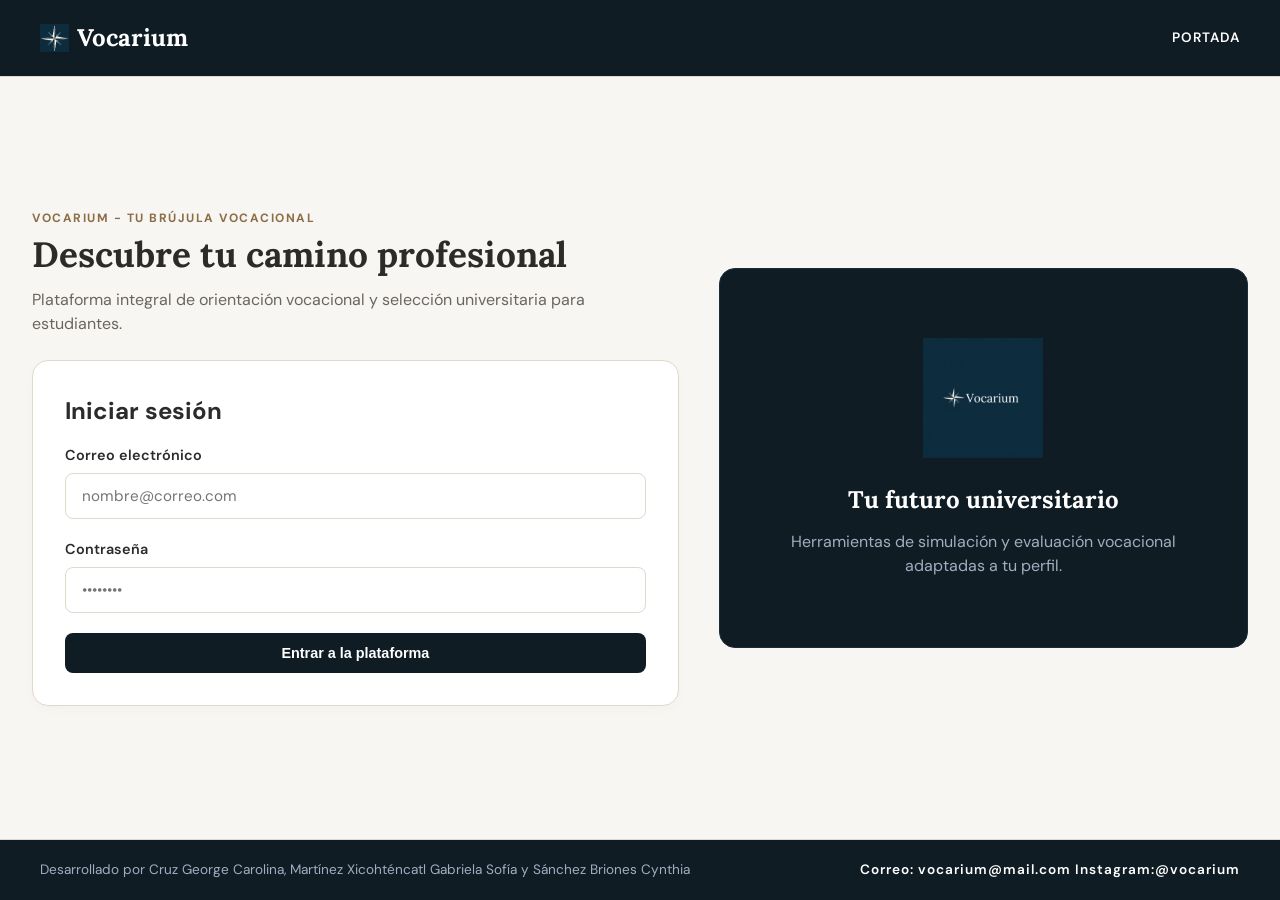
<file: index.html>
<!DOCTYPE html>
<html lang="es">
<head>
    <meta charset="UTF-8">
    <meta name="viewport" content="width=device-width, initial-scale=1.0">
    <title>Vocarium - Tu Brújula Vocacional</title>
    <link rel="preconnect" href="https://fonts.googleapis.com">
    <link rel="preconnect" href="https://fonts.gstatic.com" crossorigin>
    <link href="https://fonts.googleapis.com/css2?family=DM+Sans:wght@400;500;700&family=Lora:wght@500;600;700&display=swap" rel="stylesheet">
    <link rel="stylesheet" href="VocariumCompleto.css">
    <style>
        .boton-opcion {
            width: 100%;
            padding: 12px 16px;
            background-color: #ffffff;
            border: 1px solid #e2dcd5;
            border-radius: 8px;
            font-size: 0.9rem;
            color: #0f1c24;
            cursor: pointer;
            text-align: left;
            transition: all 0.2s ease;
            outline: none;
        }

        .boton-opcion:hover {
            border-color: #8c6d46;
            background-color: #faf8f5;
        }

        .boton-opcion.activo {
            border: 2px solid #8c6d46 !important;
            background-color: #f5efe6 !important;
            color: #0f1c24 !important;
            font-weight: bold;
        }

        .cuadricula-opciones {
            display: grid;
            grid-template-columns: 1fr 1fr;
            gap: 12px;
            margin-top: 12px;
        }

        @media (max-width: 600px) {
            .cuadricula-opciones {
                grid-template-columns: 1fr;
            }
        }

        .grupo-formulario-oscuro {
            margin-bottom: 1rem;
            text-align: left;
        }
        .grupo-formulario-oscuro label {
            display: block;
            font-size: 0.75rem;
            text-transform: uppercase;
            letter-spacing: 1px;
            margin-bottom: 0.35rem;
            color: #cbd5e1;
            font-weight: 600;
        }
        .grupo-formulario-oscuro input, .grupo-formulario-oscuro select {
            width: 100%;
            padding: 0.7rem 0.9rem;
            background-color: rgba(255, 255, 255, 0.07);
            border: 1px solid rgba(255, 255, 255, 0.15);
            border-radius: 8px;
            font-size: 0.9rem;
            color: #ffffff;
            outline: none;
            box-sizing: border-box;
        }
        .grupo-formulario-oscuro select option {
            background-color: #0f1c24;
            color: #ffffff;
        }
        .boton-filtrar {
            background-color: #8c6d46;
            color: #ffffff;
            border: none;
            width: 100%;
            padding: 0.8rem;
            border-radius: 8px;
            font-size: 0.9rem;
            font-weight: 600;
            cursor: pointer;
            margin-top: 0.5rem;
        }

        .tarjeta-oscura-investigar {
            background-color: #0f1c24;
            color: #ffffff;
            border-radius: 16px;
            padding: 2rem;
            border: 1px solid #1a2d3d;
        }

        .lista-uni-oscura {
            list-style: none;
            padding: 0;
            margin-top: 1.5rem;
        }

        .lista-uni-oscura li {
            padding: 0.8rem 0;
            border-bottom: 1px solid rgba(255, 255, 255, 0.1);
            font-size: 0.9rem;
            color: #ffffff;
            display: flex;
            align-items: center;
            justify-content: space-between;
        }

        .lista-uni-oscura li::before {
            content: "•";
            color: #8c6d46;
            font-weight: bold;
            display: inline-block; 
            width: 1em;
            margin-right: 0.2em;
        }

        .etiqueta-tipo {
            font-size: 0.75rem;
            padding: 2px 8px;
            border-radius: 4px;
            font-weight: 600;
        }
        .etiqueta-publica { background-color: rgba(46, 125, 50, 0.2); color: #81c784; }
        .etiqueta-privada { background-color: rgba(156, 39, 176, 0.2); color: #ce93d8; }
        
        .mensaje-error {
            color: #ff6b6b;
            font-size: 0.8rem;
            margin-top: 0.3rem;
            display: block;
        }
    </style>
</head>
<body>

    <section id="vista-portada" class="section-wrapper">
        <header class="header">
            <div class="header-logo" style="display: flex; align-items: center; gap: 0.5rem;">
                <img src="SoloLogo.png" alt="Icono" style="height: 28px; width: auto;">
                <span>Vocarium</span>
            </div>
            <div class="header-nav">PORTADA</div>
        </header>

        <main class="container-centered container-split">
            <div>
                <p class="subtitle">VOCARIUM - TU BRÚJULA VOCACIONAL</p>
                <h1 class="main-title">Descubre tu camino profesional</h1>
                <p class="description">Plataforma integral de orientación vocacional y selección universitaria para estudiantes.</p>
                
                <div class="card" id="tarjeta-inicio-sesion">
                    <h2 style="margin-bottom: 1rem;">Iniciar sesión</h2>
                    <form id="formulario-login">
                        <div class="form-group">
                            <label for="login-correo">Correo electrónico</label>
                            <input type="email" id="login-correo" placeholder="nombre@correo.com">
                        </div>
                        <div class="form-group">
                            <label for="login-pass">Contraseña</label>
                            <input type="password" id="login-pass" placeholder="••••••••">
                        </div>
                        <button type="submit" class="btn btn-primary" style="width: 100%;">Entrar a la plataforma</button>
                    </form>
                </div>
            </div>

            <div style="background-color: #0f1c24; color: white; border-radius: 16px; padding: 3rem 2rem; text-align: center; display: flex; flex-direction: column; align-items: center; justify-content: center; min-height: 380px; border: 1px solid #1a2d3d;">
                <img src="LogoVocarium.jpeg" alt="Logo Vocarium" style="max-width: 120px; height: auto; margin-bottom: 1.5rem; object-fit: contain;">
                <h3 style="font-family: var(--fuente-serif); font-size: 1.5rem; margin-bottom: 0.75rem;">Tu futuro universitario</h3>
                <p class="description" style="color: #a0aec0; margin-bottom: 0;">Herramientas de simulación y evaluación vocacional adaptadas a tu perfil.</p>
            </div>
        </main>
        
        <footer class="footer">
            <div class="footer-credits">Desarrollado por Cruz George Carolina, Martínez Xicohténcatl Gabriela Sofía y Sánchez Briones Cynthia</div>
            <div class="footer-info">Correo: vocarium@mail.com       Instagram:@vocarium</div>
        </footer>
    </section>

    <section id="vista-conocenos" class="section-wrapper hidden">
        <header class="header">
            <div class="header-logo">Vocarium</div>
            <div class="header-nav">ACERCA DE VOCARIUM</div>
        </header>

        <main class="container-centered container-split">
            <div>
                <p class="subtitle">CONÓCENOS</p>
                <h1 class="main-title">Orientación vocacional para tu futuro</h1>
                <p class="description">Vocarium es una plataforma diseñada para guiar a los estudiantes en la toma de decisiones académicas y profesionales. Combinamos la evaluación de competencias individuales con información sobre la oferta superior en México.</p>
                
                <div class="card" style="margin-bottom: 1.5rem;">
                    <h3 style="margin-bottom: 0.5rem; color: #8c6d46;">Nuestra Misión</h3>
                    <p style="font-size: 0.95rem; color: var(--text-main);">Empoderar a los jóvenes para elegir carreras alineadas con su verdadera vocación, optimizando su preparación y maximizando sus oportunidades de admisión.</p>
                </div>

                <button type="button" class="btn btn-primary" id="boton-iniciar-menu" style="padding: 0.9rem 2rem;">Ingresar al Menú de Servicios &rarr;</button>
            </div>

            <div style="display: grid; gap: 1rem;">
                <div class="card" style="border-left: 4px solid #8c6d46;">
                    <h4>1. Test Vocacional</h4>
                    <p class="description" style="margin-bottom: 0; font-size: 0.85rem;">Evalúa tus afinidades analíticas, creativas, sociales, jurídicas y directivas.</p>
                </div>
                <div class="card" style="border-left: 4px solid #8c6d46;">
                    <h4>2. Oferta Pública y Privada</h4>
                    <p class="description" style="margin-bottom: 0; font-size: 0.85rem;">Explora opciones acordes a tu presupuesto, estado y modalidad.</p>
                </div>
                <div class="card" style="border-left: 4px solid #8c6d46;">
                    <h4>3. Simulador de Admisión</h4>
                    <p class="description" style="margin-bottom: 0; font-size: 0.85rem;">Calcula tu puntaje ponderado para planificar tu ingreso a la universidad.</p>
                </div>
            </div>
        </main>

        <footer class="footer">
            <div class="footer-credits">Desarrollado por Cruz George Carolina, Martínez Xicohténcatl Gabriela Sofía y Sánchez Briones Cynthia</div>
            <div class="footer-info">111 111 111</div>
        </footer>
    </section>

    <section id="vista-menu" class="section-wrapper hidden">
        <header class="header">
            <div class="header-logo" id="logo-menu">Vocarium</div>
            <div class="header-nav">MENÚ DE SERVICIOS</div>
        </header>

        <nav class="sub-navbar">
            <button class="nav-item active" data-destino="menu">Inicio</button>
            <button class="nav-item" data-destino="test">Test Vocacional</button>
            <button class="nav-item" data-destino="resultados">Resultados y Perfil</button>
            <button class="nav-item" data-destino="formulario-universidades">Buscador Universitario</button>
            <button class="nav-item" data-destino="simulador">Simulador y Promedio</button>
        </nav>

        <main class="container-centered" style="flex-direction: column; align-items: stretch;">
            <div style="text-align: center; margin-bottom: 2rem;">
                <p class="subtitle">BIENVENIDO A VOCARIUM</p>
                <h1 class="main-title">¿Qué te gustaría hacer hoy?</h1>
            </div>
            
            <div class="option-cards">
                <div class="option-card" id="tarjeta-ir-test">
                    <div class="card-badge">1</div>
                    <div class="card-info">
                        <h3>Explora y construye tu perfil</h3>
                        <p>Realiza el cuestionario vocacional guiado para identificar tus áreas afines.</p>
                    </div>
                    <div>&rarr;</div>
                </div>

                <div class="option-card" id="tarjeta-ir-buscador">
                    <div class="card-badge">2</div>
                    <div class="card-info">
                        <h3>Explora universidades y oferta superior</h3>
                        <p>Filtra universidades públicas y privadas con nuestro formulario.</p>
                    </div>
                    <div>&rarr;</div>
                </div>

                <div class="option-card" id="tarjeta-ir-simulador">
                    <div class="card-badge">3</div>
                    <div class="card-info">
                        <h3>Mi Ruta y Calculadora de Admisión</h3>
                        <p>Simula tu puntaje ponderado de admisión y conoce su importancia.</p>
                    </div>
                    <div>&rarr;</div>
                </div>
            </div>
        </main>

        <footer class="footer">
            <div class="footer-credits">Desarrollado por Cruz George Carolina, Martínez Xicohténcatl Gabriela Sofía y Sánchez Briones Cynthia</div>
            <div class="footer-info">111 111 111</div>
        </footer>
    </section>

    <section id="vista-test" class="section-wrapper hidden">
        <header class="header">
            <div class="header-logo">Vocarium</div>
            <div class="header-nav">TEST VOCACIONAL</div>
        </header>

        <nav class="sub-navbar">
            <button class="nav-item" data-destino="menu">Inicio</button>
            <button class="nav-item active" data-destino="test">Test Vocacional</button>
            <button class="nav-item" data-destino="resultados">Resultados y Perfil</button>
            <button class="nav-item" data-destino="formulario-universidades">Buscador Universitario</button>
            <button class="nav-item" data-destino="simulador">Simulador y Promedio</button>
        </nav>

        <main class="container-centered container-split">
            <div>
                <div class="progreso-container" style="margin-bottom: 20px;">
                    <span class="progreso-text" id="texto-progreso">Paso 1 de 5</span>
                    <div class="barra-bg" style="height: 6px; background: #e2dcd5; border-radius: 3px; margin-top: 5px;">
                        <div class="barra-fill" id="barra-progreso" style="width: 20%; height: 100%; background: #8c6d46; border-radius: 3px; transition: width 0.3s;"></div>
                    </div>
                </div>

                <form id="formulario-test" onsubmit="return false;">
                    <div class="test-step" id="paso-test-1">
                        <div class="question-card">
                            <span class="subtitle">PREGUNTA 1 DE 10</span>
                            <h3>¿Qué tipo de actividades disfrutas realizar más en tu tiempo libre?</h3>
                            <div class="cuadricula-opciones">
                                <button type="button" class="boton-opcion" data-pregunta="1" data-valor="I">Construir o reparar objetos mecánicos/electrónicos</button>
                                <button type="button" class="boton-opcion" data-pregunta="1" data-valor="A">Diseñar contenido visual, escribir o pintar</button>
                                <button type="button" class="boton-opcion" data-pregunta="1" data-valor="S">Aconsejar, colaborar o enseñar a otros</button>
                                <button type="button" class="boton-opcion" data-pregunta="1" data-valor="C">Organizar archivos, datos o esquemas</button>
                            </div>
                        </div>
                        <div class="question-card">
                            <span class="subtitle">PREGUNTA 2 DE 10</span>
                            <h3>¿Cuál de las siguientes áreas despierta mayor curiosidad en ti?</h3>
                            <div class="cuadricula-opciones">
                                <button type="button" class="boton-opcion" data-pregunta="2" data-valor="I">Ciencia, investigación e informática</button>
                                <button type="button" class="boton-opcion" data-pregunta="2" data-valor="S">Salud, psicología y bien social</button>
                                <button type="button" class="boton-opcion" data-pregunta="2" data-valor="E">Liderazgo, finanzas y emprendimiento</button>
                                <button type="button" class="boton-opcion" data-pregunta="2" data-valor="J">Leyes, justicia y normatividad social</button>
                            </div>
                        </div>
                    </div>

                    <div class="test-step hidden" id="paso-test-2">
                        <div class="question-card">
                            <span class="subtitle">PREGUNTA 3 DE 10</span>
                            <h3>¿Cuál dirías que es tu mayor fortaleza personal?</h3>
                            <div class="cuadricula-opciones">
                                <button type="button" class="boton-opcion" data-pregunta="3" data-valor="I">Razonamiento lógico y analítico</button>
                                <button type="button" class="boton-opcion" data-pregunta="3" data-valor="A">Pensamiento creativo e innovación</button>
                                <button type="button" class="boton-opcion" data-pregunta="3" data-valor="J">Argumentación, defensa de causas y elocuencia</button>
                                <button type="button" class="boton-opcion" data-pregunta="3" data-valor="E">Capacidad de persuasión y negociación</button>
                            </div>
                        </div>
                        <div class="question-card">
                            <span class="subtitle">PREGUNTA 4 DE 10</span>
                            <h3>¿En qué entorno de trabajo te sentirías más cómodo?</h3>
                            <div class="cuadricula-opciones">
                                <button type="button" class="boton-opcion" data-pregunta="4" data-valor="I">Un laboratorio o centro de cómputo</button>
                                <button type="button" class="boton-opcion" data-pregunta="4" data-valor="S">Trabajo comunitario o en contacto constante con personas</button>
                                <button type="button" class="boton-opcion" data-pregunta="4" data-valor="J">Tribunales, despachos jurídicos o notarías</button>
                                <button type="button" class="boton-opcion" data-pregunta="4" data-valor="A">Estudio creativo o taller independiente</button>
                            </div>
                        </div>
                    </div>

                    <div class="test-step hidden" id="paso-test-3">
                        <div class="question-card">
                            <span class="subtitle">PREGUNTA 5 DE 10</span>
                            <h3>¿Qué impacto principal deseas generar profesionalmente?</h3>
                            <div class="cuadricula-opciones">
                                <button type="button" class="boton-opcion" data-pregunta="5" data-valor="I">Desarrollar soluciones tecnológicas avanzadas</button>
                                <button type="button" class="boton-opcion" data-pregunta="5" data-valor="S">Mejorar la calidad de vida de grupos vulnerables</button>
                                <button type="button" class="boton-opcion" data-pregunta="5" data-valor="J">Garantizar la equidad, contratos justos y el estado de derecho</button>
                                <button type="button" class="boton-opcion" data-pregunta="5" data-valor="A">Expresar ideas culturales e inspirar a la sociedad</button>
                            </div>
                        </div>
                        <div class="question-card">
                            <span class="subtitle">PREGUNTA 6 DE 10</span>
                            <h3>¿Qué tipo de problemas te motiva más resolver?</h3>
                            <div class="cuadricula-opciones">
                                <button type="button" class="boton-opcion" data-pregunta="6" data-valor="I">Desafíos matemáticos, algorítmicos o técnicos complejos</button>
                                <button type="button" class="boton-opcion" data-pregunta="6" data-valor="J">Controversias legales, interpretación de códigos y litigios</button>
                                <button type="button" class="boton-opcion" data-pregunta="6" data-valor="E">Conflictos comerciales, toma de decisiones y ventas</button>
                                <button type="button" class="boton-opcion" data-pregunta="6" data-valor="S">Problemáticas emocionales, comunitarias o educativas</button>
                            </div>
                        </div>
                    </div>

                    <div class="test-step hidden" id="paso-test-4">
                        <div class="question-card">
                            <span class="subtitle">PREGUNTA 7 DE 10</span>
                            <h3>¿Qué herramienta te resulta más fascinante utilizar diariamente?</h3>
                            <div class="cuadricula-opciones">
                                <button type="button" class="boton-opcion" data-pregunta="7" data-valor="I">Lenguajes de programación, software de simulación o datos</button>
                                <button type="button" class="boton-opcion" data-pregunta="7" data-valor="A">Edición gráfica, cámaras, instrumentos musicales o bocetos</button>
                                <button type="button" class="boton-opcion" data-pregunta="7" data-valor="J">Códigos civiles, constituciones y expedientes normativos</button>
                                <button type="button" class="boton-opcion" data-pregunta="7" data-valor="S">Dinámicas grupales, material didáctico e investigación social</button>
                            </div>
                        </div>
                        <div class="question-card">
                            <span class="subtitle">PREGUNTA 8 DE 10</span>
                            <h3>¿Cómo te gustaría ser reconocido en tu área profesional?</h3>
                            <div class="cuadricula-opciones">
                                <button type="button" class="boton-opcion" data-pregunta="8" data-valor="I">Por innovar tecnológicamente o aportar nuevo conocimiento científico</button>
                                <button type="button" class="boton-opcion" data-pregunta="8" data-valor="J">Por impartir justicia imparcial y defender los derechos humanos</button>
                                <button type="button" class="boton-opcion" data-pregunta="8" data-valor="E">Por dirigir organizaciones exitosas y emprendimientos de alto impacto</button>
                                <button type="button" class="boton-opcion" data-pregunta="8" data-valor="S">Por la vocación de servicio y huella positiva en la comunidad</button>
                            </div>
                        </div>
                    </div>

                    <div class="test-step hidden" id="paso-test-5">
                        <div class="question-card">
                            <span class="subtitle">PREGUNTA 9 DE 10</span>
                            <h3>¿Qué tipo de lectura prefieres en tu día a día?</h3>
                            <div class="cuadricula-opciones">
                                <button type="button" class="boton-opcion" data-pregunta="9" data-valor="I">Artículos científicos y manuales técnicos</button>
                                <button type="button" class="boton-opcion" data-pregunta="9" data-valor="J">Leyes, jurisprudencia y casos de estudio legales</button>
                                <button type="button" class="boton-opcion" data-pregunta="9" data-valor="A">Novelas, ensayos literarios o revistas de diseño</button>
                                <button type="button" class="boton-opcion" data-pregunta="9" data-valor="E">Libros de economía, liderazgo y finanzas corporativas</button>
                            </div>
                        </div>
                        <div class="question-card">
                            <span class="subtitle">PREGUNTA 10 DE 10</span>
                            <h3>¿Cuál es tu enfoque ideal para mediar un desacuerdo?</h3>
                            <div class="cuadricula-opciones">
                                <button type="button" class="boton-opcion" data-pregunta="10" data-valor="J">Apegándose estrictamente a la normatividad y acuerdos vigentes</button>
                                <button type="button" class="boton-opcion" data-pregunta="10" data-valor="S">Buscando la conciliación empática y el entendimiento mutuo</button>
                                <button type="button" class="boton-opcion" data-pregunta="10" data-valor="E">Negociando intereses comerciales para un beneficio mutuo</button>
                                <button type="button" class="boton-opcion" data-pregunta="10" data-valor="I">Analizando los datos cuantitativos del problema de forma objetiva</button>
                            </div>
                        </div>
                    </div>

                    <div class="actions-row">
                        <button type="button" class="btn btn-secondary" id="boton-anterior-paso" style="visibility: hidden;">Anterior</button>
                        <button type="button" class="btn btn-primary" id="boton-siguiente-paso">Siguiente &rarr;</button>
                    </div>
                </form>
            </div>

            <div class="results-sidebar">
                <span class="subtitle">EXPLORACIÓN GUIADA</span>
                <h3 style="margin-top: 0.5rem; color: #fff;">Cuestionario Vocacional</h3>
                <p class="description" style="color: #cbd5e1;">Responde las preguntas para perfilar áreas científicas, artísticas, sociales, jurídicas o empresariales.</p>
            </div>
        </main>

        <footer class="footer">
            <div class="footer-credits">Desarrollado por Cruz George Carolina, Martínez Xicohténcatl Gabriela Sofía y Sánchez Briones Cynthia</div>
            <div class="footer-info">111 111 111</div>
        </footer>
    </section>

    <section id="vista-resultados" class="section-wrapper hidden">
        <header class="header">
            <div class="header-logo" id="logo-resultados">Vocarium</div>
            <div class="header-nav">RESULTADOS</div>
        </header>

        <nav class="sub-navbar">
            <button class="nav-item" data-destino="menu">Inicio</button>
            <button class="nav-item" data-destino="test">Test Vocacional</button>
            <button class="nav-item active" data-destino="resultados">Resultados y Perfil</button>
            <button class="nav-item" data-destino="formulario-universidades">Buscador Universitario</button>
            <button class="nav-item" data-destino="simulador">Simulador y Promedio</button>
        </nav>

        <main class="container-centered" style="flex-direction: column; align-items: stretch; max-width: 900px;">
            <div>
                <p class="subtitle">PERFIL VOCACIONAL OBTENIDO</p>
                <h1 class="main-title" id="titulo-area-resultado">Perfil Social y Humanístico</h1>
                <p class="description" id="descripcion-area-resultado" style="font-size: 1.1rem;">Sobresales en la empatía, la enseñanza, la atención médica o la asistencia comunitaria.</p>

                <div class="card" style="margin-bottom: 2rem;">
                    <h3>Carreras recomendadas para tu perfil</h3>
                    <p style="font-size: 1.3rem; font-weight: 700; color: var(--accent-brown); margin: 0.5rem 0;" id="titulo-carrera-resultado">Psicología / Enfermería / Trabajo Social / Pedagogía</p>
                    <p class="description" id="compatibilidad-resultado" style="margin-bottom: 0;">Análisis detallado de afinidad obtenido a partir de tus respuestas institucionales.</p>
                </div>

                <div style="display: flex; gap: 1rem; flex-wrap: wrap;">
                    <button type="button" class="btn btn-secondary" id="boton-repetir-test" style="flex: 1;">Repetir Test</button>
                    <button type="button" class="btn btn-primary" id="boton-ir-buscador-desde-resultados" style="flex: 1;">Ir al Formulario de Universidades &rarr;</button>
                    <button type="button" class="btn btn-primary" id="boton-ir-simulador-desde-resultados" style="flex: 1;">Ir al Simulador &rarr;</button>
                </div>
            </div>
        </main>

        <footer class="footer">
            <div class="footer-credits">Desarrollado por Cruz George Carolina, Martínez Xicohténcatl Gabriela Sofía y Sánchez Briones Cynthia</div>
            <div class="footer-info">111 111 111</div>
        </footer>
    </section>

    <section id="vista-formulario-universidades" class="section-wrapper hidden">
        <header class="header">
            <div class="header-logo" id="logo-formulario">Vocarium</div>
            <div class="header-nav">BUSCADOR UNIVERSITARIO</div>
        </header>

        <nav class="sub-navbar">
            <button class="nav-item" data-destino="menu">Inicio</button>
            <button class="nav-item" data-destino="test">Test Vocacional</button>
            <button class="nav-item" data-destino="resultados">Resultados y Perfil</button>
            <button class="nav-item active" data-destino="formulario-universidades">Buscador Universitario</button>
            <button class="nav-item" data-destino="simulador">Simulador y Promedio</button>
        </nav>

        <main class="container-centered" style="flex-direction: column; align-items: center; max-width: 900px;">
            <div style="width: 100%; margin-bottom: 2rem;">
                <p class="subtitle">FILTRADO DE INSTITUCIONES</p>
                <h1 class="main-title">Formulario de Selección Universitaria</h1>
                <p class="description">Utiliza este formulario para encontrar las opciones académicas ideales según tus criterios específicos de ubicación, presupuesto y tipo de institución.</p>
            </div>

            <div class="results-sidebar" style="width: 100%;">
                <span class="subtitle">FORMULARIO INSTITUCIONAL</span>
                <h3 style="margin-top: 0.5rem; margin-bottom: 1rem;">Parámetros de Búsqueda</h3>
                
                <form id="formulario-filtros-avanzado" novalidate>
                    <div class="grupo-formulario-oscuro">
                        <label for="campo-correo-aspirante">Correo de Contacto</label>
                        <input type="text" id="campo-correo-aspirante" placeholder="nombre@correo.com" required>
                        <span id="error-correo" class="mensaje-error hidden">Por favor ingresa un correo electrónico válido (ej. usuario@dominio.com).</span>
                    </div>

                    <div class="grupo-formulario-oscuro">
                        <label for="campo-presupuesto">Presupuesto Mensual Mínimo ($ MXN)</label>
                        <input type="number" id="campo-presupuesto" placeholder="Ej. 2500" required>
                        <span id="error-presupuesto" class="mensaje-error hidden">El presupuesto debe ser un número válido mayor a $500 MXN.</span>
                    </div>

                    <div class="grupo-formulario-oscuro">
                        <label>Tipo de Institución (Casilla de verificación)</label>
                        <div style="display: flex; gap: 1rem; margin-top: 0.3rem;">
                            <label style="font-weight: normal; font-size: 0.85rem; cursor: pointer;"><input type="checkbox" id="check-publica" checked> Pública</label>
                            <label style="font-weight: normal; font-size: 0.85rem; cursor: pointer;"><input type="checkbox" id="check-privada" checked> Privada</label>
                        </div>
                    </div>

                    <div class="grupo-formulario-oscuro">
                        <label>Modalidad de Estudio (Botones Radio)</label>
                        <div style="display: flex; gap: 1rem; margin-top: 0.3rem;">
                            <label style="font-weight: normal; font-size: 0.85rem; cursor: pointer;"><input type="radio" name="radio-modalidad" value="Presencial" checked> Presencial</label>
                            <label style="font-weight: normal; font-size: 0.85rem; cursor: pointer;"><input type="radio" name="radio-modalidad" value="En línea"> En línea</label>
                        </div>
                    </div>

                    <div class="grupo-formulario-oscuro">
                        <label for="lista-region">Selecciona tu Región</label>
                        <select id="lista-region" required>
                            <option value="Centro">Región Centro (CDMX, Edomex, Puebla, Tlaxcala, etc.)</option>
                            <option value="Norte">Región Norte (Nuevo León, Chihuahua, etc.)</option>
                            <option value="Occidente">Región Occidente (Jalisco, Guanajuato, etc.)</option>
                            <option value="Sur-Sureste">Región Sur / Sureste (Veracruz, Oaxaca, Yucatán, etc.)</option>
                        </select>
                    </div>

                    <div class="grupo-formulario-oscuro">
                        <label for="lista-estado">Selecciona el Estado</label>
                        <select id="lista-estado" required>
                        </select>
                    </div>

                    <button type="submit" class="boton-filtrar">Ejecutar Búsqueda</button>
                </form>
            </div>
        </main>

        <footer class="footer">
            <div class="footer-credits">Desarrollado por Cruz George Carolina, Martínez Xicohténcatl Gabriela Sofía y Sánchez Briones Cynthia</div>
            <div class="footer-info">111 111 111</div>
        </footer>
    </section>

    <section id="vista-resultados-universidades" class="section-wrapper hidden">
        <header class="header">
            <div class="header-logo">Vocarium</div>
            <div class="header-nav">RESULTADOS DE BÚSQUEDA</div>
        </header>

        <nav class="sub-navbar">
            <button class="nav-item" data-destino="menu">Inicio</button>
            <button class="nav-item" data-destino="test">Test Vocacional</button>
            <button class="nav-item" data-destino="resultados">Resultados y Perfil</button>
            <button class="nav-item active" data-destino="formulario-universidades">Buscador Universitario</button>
            <button class="nav-item" data-destino="simulador">Simulador y Promedio</button>
        </nav>

        <main class="container-centered container-split">
            <div>
                <p class="subtitle">OFERTA ACADÉMICA ENCONTRADA</p>
                <h1 class="main-title">Instituciones Recomendadas</h1>
                <p class="description" id="texto-filtros-aplicados" style="margin-bottom: 1.5rem;"></p>

                <div class="actions-row" style="display: flex; gap: 1rem; flex-wrap: wrap;">
                    <button type="button" class="btn btn-secondary" id="boton-regresar-formulario" style="flex: 1;">&larr; Modificar Formulario</button>
                    <button type="button" class="btn btn-primary" id="boton-ir-simulador-desde-universidades" style="flex: 1;">Ir al Simulador &rarr;</button>
                </div>
            </div>

            <div class="tarjeta-oscura-investigar">
                <span class="subtitle" style="color: #8c6d46; text-transform: uppercase; letter-spacing: 1.5px; font-size: 0.75rem; font-weight: bold;">RESULTADOS</span>
                <h2 style="font-family: 'Lora', serif; font-size: 1.6rem; margin-top: 0.4rem; margin-bottom: 1.2rem; font-weight: normal; color: #ffffff;" id="titulo-estado-resultados">Universidades disponibles</h2>
                
                <ul class="lista-uni-oscura" id="lista-universidades-encontradas">
                </ul>
            </div>
        </main>

        <footer class="footer">
            <div class="footer-credits">Desarrollado por Cruz George Carolina, Martínez Xicohténcatl Gabriela Sofía y Sánchez Briones Cynthia</div>
            <div class="footer-info">111 111 111</div>
        </footer>
    </section>

    <section id="vista-simulador" class="section-wrapper hidden">
        <header class="header">
            <div class="header-logo" id="logo-simulador">Vocarium</div>
            <div class="header-nav">SIMULADOR Y PROMEDIO</div>
        </header>

        <nav class="sub-navbar">
            <button class="nav-item" data-destino="menu">Inicio</button>
            <button class="nav-item" data-destino="test">Test Vocacional</button>
            <button class="nav-item" data-destino="resultados">Resultados y Perfil</button>
            <button class="nav-item" data-destino="formulario-universidades">Buscador Universitario</button>
            <button class="nav-item active" data-destino="simulador">Simulador y Promedio</button>
        </nav>

        <main class="container-centered container-split">
            <div>
                <p class="subtitle">SEGUIMIENTO DE ADMISIÓN</p>
                <h1 class="main-title">¿Por qué es importante conocer tu Promedio Ponderado?</h1>
                <p class="description">En instituciones públicas de alta demanda como la <strong>UAM (Universidad Autónoma Metropolitana)</strong>, el IPN o la UNAM, el ingreso no depende únicamente del examen de admisión. Se utiliza un sistema de ponderación donde el promedio de bachillerato (generalmente un 40% a 50%) se combina con el puntaje obtenido en la evaluación de conocimientos (el porcentaje restante).</p>
                <p class="description">Conocer y simular esta ponderación te permite anticipar si tu promedio actual es competitivo para la carrera y universidad de tu elección.</p>
            </div>

            <div class="card">
                <h3 style="margin-bottom: 1rem;">Calculadora de Puntaje Ponderado</h3>
                <form id="formulario-calculadora" novalidate>
                    <div class="form-group">
                        <label for="campo-promedio">Promedio General de Bachillerato (0 - 10):</label>
                        <input type="number" id="campo-promedio" min="0" max="10" step="0.1" value="8.5" required>
                    </div>
                    <div class="form-group">
                        <label for="campo-examen">Puntaje estimado en Examen de Admisión (0 - 100 pts):</label>
                        <input type="number" id="campo-examen" min="0" max="100" step="1" value="80" required>
                    </div>
                    <button type="button" class="btn btn-primary" id="boton-calcular-puntaje" style="width: 100%;">Calcular Puntaje Final</button>
                </form>

                <div class="calc-box">
                    <p class="subtitle">RESULTADO CALCULADO</p>
                    <div class="calc-result" id="resultado-calculado">Puntaje Ponderado: 82.00 / 100</div>
                    <p style="font-size: 0.8rem; color: var(--text-muted); margin-top: 0.5rem;">Fórmula aplicada: (Promedio × 10 × 0.40) + (Examen × 0.60)</p>
                </div>
            </div>
        </main>

        <footer class="footer">
            <div class="footer-credits">Desarrollado por Cruz George Carolina, Martínez Xicohténcatl Gabriela Sofía y Sánchez Briones Cynthia</div>
            <div class="footer-info">111 111 111</div>
        </footer>
    </section>

    <script>
        const vistaPortada = document.getElementById('vista-portada');
        const vistaConocenos = document.getElementById('vista-conocenos');
        const vistaMenu = document.getElementById('vista-menu');
        const vistaTest = document.getElementById('vista-test');
        const vistaResultados = document.getElementById('vista-resultados');
        const vistaFormularioUniversidades = document.getElementById('vista-formulario-universidades');
        const vistaResultadosUniversidades = document.getElementById('vista-resultados-universidades');
        const vistaSimulador = document.getElementById('vista-simulador');

        const formularioLogin = document.getElementById('formulario-login');
        const botonIniciarMenu = document.getElementById('boton-iniciar-menu');

        let testCompletado = false;

        if (formularioLogin) {
            formularioLogin.addEventListener('submit', (evento) => {
                evento.preventDefault();
                cambiarVistaGlobal(vistaConocenos);
            });
        }

        if (botonIniciarMenu) {
            botonIniciarMenu.addEventListener('click', () => {
                cambiarVistaGlobal(vistaMenu);
            });
        }

        function cambiarVistaGlobal(vistaDestino) {
            vistaPortada.classList.add('hidden');
            vistaConocenos.classList.add('hidden');
            vistaMenu.classList.add('hidden');
            vistaTest.classList.add('hidden');
            vistaResultados.classList.add('hidden');
            vistaFormularioUniversidades.classList.add('hidden');
            vistaResultadosUniversidades.classList.add('hidden');
            vistaSimulador.classList.add('hidden');
            vistaDestino.classList.remove('hidden');
        }

        document.querySelectorAll('.sub-navbar button, .option-card, #logo-menu, #logo-resultados, #logo-formulario, #logo-simulador, #tarjeta-ir-test, #tarjeta-ir-buscador, #tarjeta-ir-simulador, #boton-ir-buscador-desde-resultados, #boton-ir-simulador-desde-resultados, #boton-ir-simulador-desde-universidades').forEach(elemento => {
            elemento.addEventListener('click', function() {
                const destino = this.getAttribute('data-destino') || this.id;
                
                if ((destino === 'test' || destino === 'tarjeta-ir-test') && testCompletado) {
                    alert("Ya has completado el test vocacional.");
                    return;
                }

                if ((destino === 'formulario-universidades' || destino === 'tarjeta-ir-buscador' || destino === 'boton-ir-buscador-desde-resultados') && !testCompletado) {
                    alert("Debes completar primero el Test Vocacional (Sección 1) antes de acceder al Buscador Universitario.");
                    cambiarVistaGlobal(vistaTest);
                    return;
                }

                if ((destino === 'simulador' || destino === 'tarjeta-ir-simulador' || destino === 'boton-ir-simulador-desde-resultados' || destino === 'boton-ir-simulador-desde-universidades') && !testCompletado) {
                    alert("Debes completar primero el Test Vocacional (Sección 1) antes de acceder al Simulador.");
                    cambiarVistaGlobal(vistaTest);
                    return;
                }

                if (destino === 'menu' || destino === 'logo-menu') cambiarVistaGlobal(vistaMenu);
                else if (destino === 'test' || destino === 'tarjeta-ir-test') cambiarVistaGlobal(vistaTest);
                else if (destino === 'resultados') cambiarVistaGlobal(vistaResultados);
                else if (destino === 'formulario-universidades' || destino === 'tarjeta-ir-buscador' || destino === 'boton-ir-buscador-desde-resultados') cambiarVistaGlobal(vistaFormularioUniversidades);
                else if (destino === 'simulador' || destino === 'tarjeta-ir-simulador' || destino === 'boton-ir-simulador-desde-resultados' || destino === 'boton-ir-simulador-desde-universidades') cambiarVistaGlobal(vistaSimulador);
            });
        });

        let pasoActualTest = 1;
        const totalPasosTest = 5;
        const respuestasTest = {};
        const textoProgreso = document.getElementById('texto-progreso');
        const barraProgreso = document.getElementById('barra-progreso');
        const botonAnteriorPaso = document.getElementById('boton-anterior-paso');
        const botonSiguientePaso = document.getElementById('boton-siguiente-paso');

        document.querySelectorAll('.boton-opcion').forEach(boton => {
            boton.addEventListener('click', function() {
                const numeroPregunta = this.getAttribute('data-pregunta');
                const valorOpcion = this.getAttribute('data-valor');
                document.querySelectorAll(`.boton-opcion[data-pregunta="${numeroPregunta}"]`).forEach(b => b.classList.remove('activo'));
                this.classList.add('activo');
                respuestasTest[numeroPregunta] = valorOpcion;
            });
        });

        if (botonSiguientePaso) {
            botonSiguientePaso.addEventListener('click', () => {
                if (pasoActualTest < totalPasosTest) {
                    document.getElementById(`paso-test-${pasoActualTest}`).classList.add('hidden');
                    pasoActualTest++;
                    document.getElementById(`paso-test-${pasoActualTest}`).classList.remove('hidden');
                    actualizarInterfazTest();
                } else {
                    calcularResultadoTestCompleto();
                    testCompletado = true;
                    cambiarVistaGlobal(vistaResultados);
                }
            });
        }

        if (botonAnteriorPaso) {
            botonAnteriorPaso.addEventListener('click', () => {
                if (pasoActualTest > 1) {
                    document.getElementById(`paso-test-${pasoActualTest}`).classList.add('hidden');
                    pasoActualTest--;
                    document.getElementById(`paso-test-${pasoActualTest}`).classList.remove('hidden');
                    actualizarInterfazTest();
                }
            });
        }

        function actualizarInterfazTest() {
            textoProgreso.textContent = `Paso ${pasoActualTest} de ${totalPasosTest}`;
            barraProgreso.style.width = `${(pasoActualTest / totalPasosTest) * 100}%`;
            botonAnteriorPaso.style.visibility = pasoActualTest === 1 ? 'hidden' : 'visible';
            botonSiguientePaso.textContent = pasoActualTest === totalPasosTest ? 'Ver Resultados' : 'Siguiente →';
        }

        function calcularResultadoTestCompleto() {
            const conteoPerfiles = { I:0, A:0, S:0, E:0, J:0 };
            Object.values(respuestasTest).forEach(val => { if (conteoPerfiles[val] !== undefined) conteoPerfiles[val]++; });
            
            let perfilMaximo = 'S';
            let conteoMaximo = -1;
            for (const clave in conteoPerfiles) {
                if (conteoPerfiles[clave] > conteoMaximo) {
                    conteoMaximo = conteoPerfiles[clave];
                    perfilMaximo = clave;
                }
            }

            const tituloArea = document.getElementById('titulo-area-resultado');
            const descripcionArea = document.getElementById('descripcion-area-resultado');
            const tituloCarrera = document.getElementById('titulo-carrera-resultado');
            const textoCompatibilidad = document.getElementById('compatibilidad-resultado');

            if (perfilMaximo === 'I') {
                tituloArea.textContent = 'Perfil Científico y Tecnológico';
                descripcionArea.textContent = 'Destacas en el análisis lógico, la informática, la investigación aplicada y la resolución de problemas técnicos complejos.';
                tituloCarrera.textContent = 'Ingeniería en Sistemas / Ciencia de Datos / Ciberseguridad';
                textoCompatibilidad.textContent = 'Afinidad analítica superior al 92% según tus respuestas técnicas.';
            } else if (perfilMaximo === 'A') {
                tituloArea.textContent = 'Perfil Creativo y Expresivo';
                descripcionArea.textContent = 'Tienes una fuerte inclinación hacia la innovación visual, la producción de contenidos, el diseño y la comunicación artística.';
                tituloCarrera.textContent = 'Diseño Digital / Arquitectura / Artes Visuales / Animación';
                textoCompatibilidad.textContent = 'Afinidad creativa superior al 90% según tus respuestas artísticas.';
            } else if (perfilMaximo === 'E') {
                tituloArea.textContent = 'Perfil Emprendedor y de Liderazgo';
                descripcionArea.textContent = 'Sobresales en la gestión de proyectos, visión estratégica, negocios y dirección de equipos multidisciplinarios.';
                tituloCarrera.textContent = 'Comercio Internacional / Administración / Finanzas / Marketing';
                textoCompatibilidad.textContent = 'Afinidad directiva superior al 94% según tus respuestas de liderazgo.';
            } else if (perfilMaximo === 'J') {
                tituloArea.textContent = 'Perfil Jurídico y Social';
                descripcionArea.textContent = 'Posees una marcada inclinación por la justicia, la argumentación legal, la defensa de los derechos y la normatividad social.';
                tituloCarrera.textContent = 'Derecho / Ciencias Políticas / Criminología / Relaciones Internacionales';
                textoCompatibilidad.textContent = 'Afinidad jurídica y normativa superior al 95% según tus respuestas.';
            } else {
                tituloArea.textContent = 'Perfil Social y Humanístico';
                descripcionArea.textContent = 'Sobresales en la empatía, la enseñanza, la atención a la salud y la asistencia comunitaria.';
                tituloCarrera.textContent = 'Psicología / Enfermería / Trabajo Social / Pedagogía';
                textoCompatibilidad.textContent = 'Afinidad humana superior al 93% según tus respuestas sociales.';
            }
        }

        const botonRepetirTest = document.getElementById('boton-repetir-test');
        if (botonRepetirTest) {
            botonRepetirTest.addEventListener('click', () => {
                pasoActualTest = 1;
                document.querySelectorAll('.test-step').forEach((paso, indice) => {
                    if (indice === 0) paso.classList.remove('hidden');
                    else paso.classList.add('hidden');
                });
                document.querySelectorAll('.boton-opcion').forEach(b => b.classList.remove('activo'));
                actualizarInterfazTest();
                cambiarVistaGlobal(vistaTest);
            });
        }

        const botonCalcularPuntaje = document.getElementById('boton-calcular-puntaje');
        if (botonCalcularPuntaje) {
            botonCalcularPuntaje.addEventListener('click', () => {
                const promedioBachillerato = parseFloat(document.getElementById('campo-promedio').value) || 0;
                const puntajeExamen = parseFloat(document.getElementById('campo-examen').value) || 0;
                const puntajeTotalFinal = (promedioBachillerato * 10 * 0.40) + (puntajeExamen * 0.60);
                document.getElementById('resultado-calculado').textContent = `Puntaje Ponderado: ${puntajeTotalFinal.toFixed(2)} / 100`;
            });
        }

        const baseRegionesEstados = {
            "Centro": ["Tlaxcala", "Puebla", "Ciudad de México", "Estado de México", "Hidalgo", "Morelos"],
            "Norte": ["Nuevo León", "Chihuahua", "Coahuila", "Sonora", "Baja California"],
            "Occidente": ["Jalisco", "Guanajuato", "Michoacán", "Querétaro", "Aguascalientes"],
            "Sur-Sureste": ["Veracruz", "Oaxaca", "Chiapas", "Yucatán", "Quintana Roo"]
        };

        const baseUniversidadesPorEstado = {
            "Tlaxcala": {
                publicas: ["Universidad Autónoma de Tlaxcala (UATx)", "Universidad Politécnica de Tlaxcala (UPTx)", "Instituto Tecnológico de Apizaco (ITA)"],
                privadas: ["Universidad del Valle de Tlaxcala (UVT)", "Universidad Anáhuac (Campus cercano)", "Universidad Alvart Tlaxcala"]
            },
            "Puebla": {
                publicas: ["Benemérita Universidad Autónoma de Puebla (BUAP)", "Instituto Tecnológico de Puebla (ITP)", "Universidad Politécnica de Puebla (UPP)"],
                privadas: ["Universidad de las Américas Puebla (UDLAP)", "Tecnológico de Monterrey (Campus Puebla)", "Universidad Iberoamericana Puebla", "UPAEP"]
            },
            "Ciudad de México": {
                publicas: ["Universidad Nacional Autónoma de México (UNAM)", "Instituto Politécnico Nacional (IPN)", "Universidad Autónoma Metropolitana (UAM)"],
                privadas: ["Universidad Anáhuac México", "Universidad Iberoamericana (IBERO)", "Instituto Tecnológico Autónomo de México (ITAM)", "Universidad La Salle"]
            },
            "Estado de México": {
                publicas: ["Universidad Autónoma del Estado de México (UAEMex)", "Tecnológico de Estudios Superiores de Monterrey (UAEM)"],
                privadas: ["Tecnológico de Monterrey (Campus Estado de México)", "Universidad Anáhuac Norte"]
            },
            "Jalisco": {
                publicas: ["Universidad de Guadalajara (UDG)", "Instituto Tecnológico de José Mario Molina"],
                privadas: ["Tecnológico de Monterrey (Campus Guadalajara)", "Universidad Panamericana (UP)", "ITESO"]
            },
            "Nuevo León": {
                publicas: ["Universidad Autónoma de Nuevo León (UANL)"],
                privadas: ["Tecnológico de Monterrey (Campus Monterrey)", "Universidad de Monterrey (UDEM)"]
            }
        };

        const selectorRegion = document.getElementById('lista-region');
        const selectorEstado = document.getElementById('lista-estado');

        function poblarEstadosSegunRegion(regionSeleccionada) {
            const listaEstados = baseRegionesEstados[regionSeleccionada] || [];
            selectorEstado.innerHTML = '';
            listaEstados.forEach(estadoTexto => {
                const optionElemento = document.createElement('option');
                optionElemento.value = estadoTexto;
                optionElemento.textContent = estadoTexto;
                selectorEstado.appendChild(optionElemento);
            });
        }

        if (selectorRegion) {
            selectorRegion.addEventListener('change', function() {
                poblarEstadosSegunRegion(this.value);
            });
            poblarEstadosSegunRegion("Centro");
        }

        const formularioFiltrosAvanzado = document.getElementById('formulario-filtros-avanzado');
        const botonRegresarFormulario = document.getElementById('boton-regresar-formulario');
        const textoFiltrosAplicados = document.getElementById('texto-filtros-aplicados');
        const listaUniversidadesEncontradas = document.getElementById('lista-universidades-encontradas');
        const tituloEstadoResultados = document.getElementById('titulo-estado-resultados');

        const campoCorreoAspirante = document.getElementById('campo-correo-aspirante');
        const campoPresupuesto = document.getElementById('campo-presupuesto');
        const errorCorreo = document.getElementById('error-correo');
        const errorPresupuesto = document.getElementById('error-presupuesto');

        if (formularioFiltrosAvanzado) {
            formularioFiltrosAvanzado.addEventListener('submit', function(evento) {
                evento.preventDefault();
                let formularioValido = true;

                const valorCorreo = campoCorreoAspirante.value.trim();
                const expresionRegularCorreo = /^[^\s@]+@[^\s@]+\.[^\s@]+$/;
                if (!expresionRegularCorreo.test(valorCorreo)) {
                    errorCorreo.classList.remove('hidden');
                    formularioValido = false;
                } else {
                    errorCorreo.classList.add('hidden');
                }

                const valorPresupuesto = parseFloat(campoPresupuesto.value);
                if (isNaN(valorPresupuesto) || valorPresupuesto <= 500) {
                    errorPresupuesto.classList.remove('hidden');
                    formularioValido = false;
                } else {
                    errorPresupuesto.classList.add('hidden');
                }

                if (!formularioValido) {
                    return;
                }

                const deseaPublica = document.getElementById('check-publica').checked;
                const deseaPrivada = document.getElementById('check-privada').checked;
                const modalidadSeleccionada = document.querySelector('input[name="radio-modalidad"]:checked').value;
                const regionElegida = selectorRegion.value;
                const estadoElegido = selectorEstado.value;

                cambiarVistaGlobal(vistaResultadosUniversidades);

                textoFiltrosAplicados.innerHTML = `Correo: <strong>${valorCorreo}</strong> | Región: <strong>${regionElegida}</strong> | Estado: <strong>${estadoElegido}</strong> | Modalidad: <strong>${modalidadSeleccionada}</strong> | Presupuesto mín: <strong>$${valorPresupuesto} MXN</strong>`;
                tituloEstadoResultados.textContent = `Universidades recomendadas en ${estadoElegido}`;

                let htmlUniversidades = '';
                const datosEstadoActual = baseUniversidadesPorEstado[estadoElegido] || {
                    publicas: [`Universidad Autónoma de ${estado}`, `Instituto Tecnológico de ${estado}`],
                    privadas: [`Universidad Privada de ${estado}`, `Centro Universitario ${estado}`]
                };

                if (deseaPublica) {
                    datosEstadoActual.publicas.forEach(uni => {
                        htmlUniversidades += `<li><span>${uni}</span> <span class="etiqueta-tipo etiqueta-publica">Pública</span></li>`;
                    });
                }

                if (deseaPrivada && valorPresupuesto >= 3000) {
                    datosEstadoActual.privadas.forEach(uni => {
                        htmlUniversidades += `<li><span>${uni}</span> <span class="etiqueta-tipo etiqueta-privada">Privada</span></li>`;
                    });
                }

                if (htmlUniversidades === '') {
                    htmlUniversidades = `<li><span>No se encontraron instituciones con los criterios de presupuesto y tipo seleccionados.</span></li>`;
                }

                listaUniversidadesEncontradas.innerHTML = htmlUniversidades;
            });
        }

        if (botonRegresarFormulario) {
            botonRegresarFormulario.addEventListener('click', function() {
                cambiarVistaGlobal(vistaFormularioUniversidades);
            });
        }
    </script>
</body>
</html>
</file>
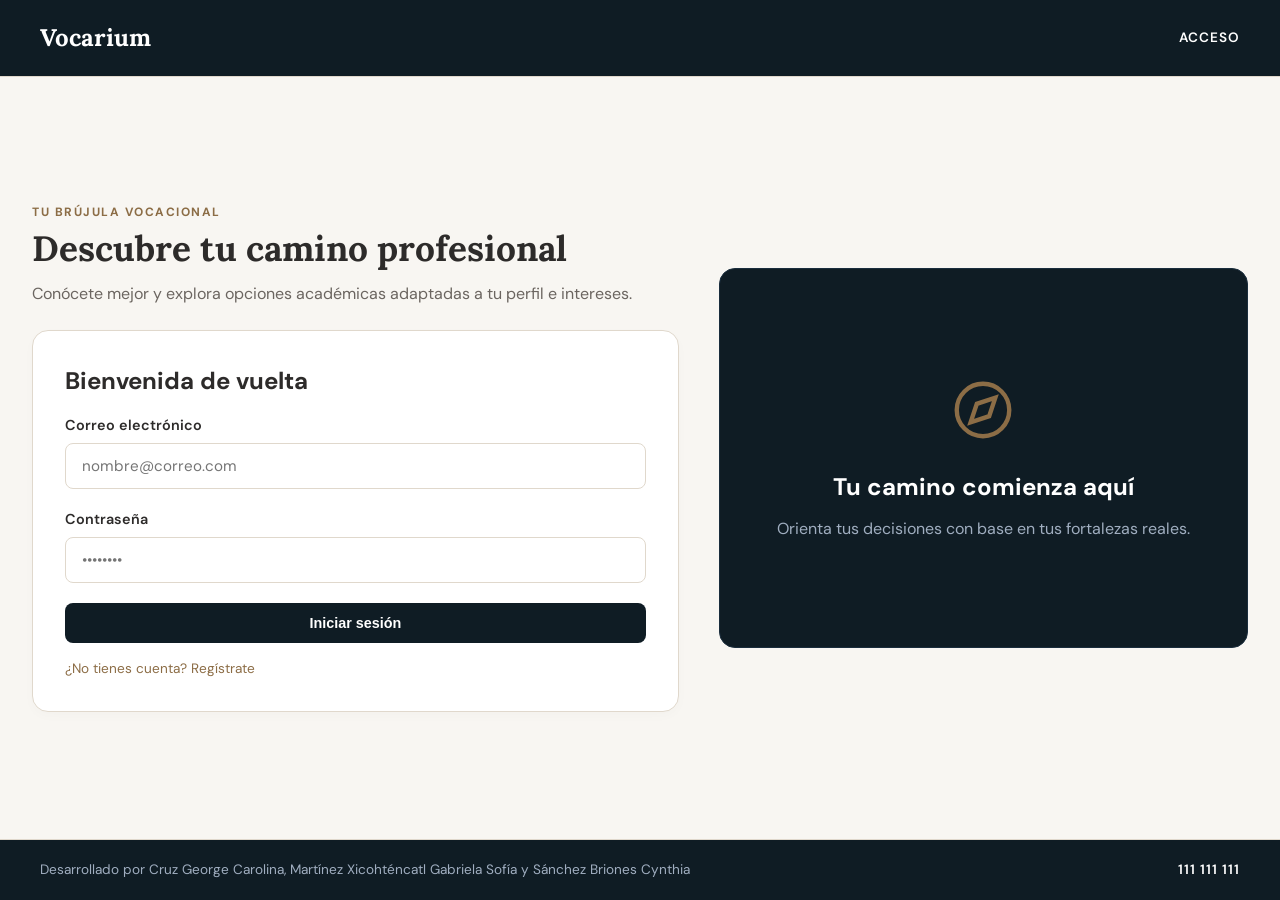
<file: index2.html>
<!DOCTYPE html>
<html lang="es">
<head>
    <meta charset="UTF-8">
    <meta name="viewport" content="width=device-width, initial-scale=1.0">
    <title>Vocarium - Tu Brújula Vocacional</title>
    <link rel="preconnect" href="https://fonts.googleapis.com">
    <link rel="preconnect" href="https://fonts.gstatic.com" crossorigin>
    <link href="https://fonts.googleapis.com/css2?family=DM+Sans:wght@400;500;700&family=Lora:wght@500;600;700&display=swap" rel="stylesheet">
    <link rel="stylesheet" href="VocariumCompleto.css">
    <style>
        .btn-option {
            width: 100%;
            padding: 12px 16px;
            background-color: #ffffff;
            border: 1px solid #e2dcd5;
            border-radius: 8px;
            font-size: 0.9rem;
            color: #0f1c24;
            cursor: pointer;
            text-align: left;
            transition: all 0.2s ease;
            outline: none;
        }

        .btn-option:hover {
            border-color: #8c6d46;
            background-color: #faf8f5;
        }

        .btn-option.active {
            border: 2px solid #8c6d46 !important;
            background-color: #f5efe6 !important;
            color: #0f1c24 !important;
            font-weight: bold;
        }

        .options-grid {
            display: grid;
            grid-template-columns: 1fr 1fr;
            gap: 12px;
            margin-top: 12px;
        }

        @media (max-width: 600px) {
            .options-grid {
                grid-template-columns: 1fr;
            }
        }

        .form-group-dark {
            margin-bottom: 1rem;
            text-align: left;
        }
        .form-group-dark label {
            display: block;
            font-size: 0.75rem;
            text-transform: uppercase;
            letter-spacing: 1px;
            margin-bottom: 0.35rem;
            color: #cbd5e1;
            font-weight: 600;
        }
        .form-group-dark input, .form-group-dark select {
            width: 100%;
            padding: 0.7rem 0.9rem;
            background-color: rgba(255, 255, 255, 0.07);
            border: 1px solid rgba(255, 255, 255, 0.15);
            border-radius: 8px;
            font-size: 0.9rem;
            color: #ffffff;
            outline: none;
            box-sizing: border-box;
        }
        .form-group-dark select option {
            background-color: #0f1c24;
            color: #ffffff;
        }
        .btn-filter {
            background-color: #8c6d46;
            color: #ffffff;
            border: none;
            width: 100%;
            padding: 0.8rem;
            border-radius: 8px;
            font-size: 0.9rem;
            font-weight: 600;
            cursor: pointer;
            margin-top: 0.5rem;
        }

        .card-dark-investigar {
            background-color: #0f1c24;
            color: #ffffff;
            border-radius: 16px;
            padding: 2rem;
            border: 1px solid #1a2d3d;
        }

        .select-estado-dark {
            width: 100%;
            padding: 0.75rem 1rem;
            background-color: rgba(255, 255, 255, 0.06) !important;
            border: 1px solid rgba(255, 255, 255, 0.2) !important;
            border-radius: 8px;
            color: #ffffff !important;
            font-size: 0.95rem;
            outline: none;
            margin-top: 0.5rem;
            cursor: pointer;
        }

        .select-estado-dark option {
            background-color: #0f1c24 !important;
            color: #ffffff !important;
        }

        .uni-list-dark {
            list-style: none;
            padding: 0;
            margin-top: 1.5rem;
        }

        .uni-list-dark li {
            padding: 0.8rem 0;
            border-bottom: 1px solid rgba(255, 255, 255, 0.1);
            font-size: 0.9rem;
            color: #ffffff;
            display: flex;
            align-items: center;
            justify-content: space-between;
        }

        .uni-list-dark li::before {
            content: "•";
            color: #8c6d46;
            font-weight: bold;
            display: inline-block; 
            width: 1em;
            margin-right: 0.2em;
        }

        .badge-type {
            font-size: 0.75rem;
            padding: 2px 8px;
            border-radius: 4px;
            font-weight: 600;
        }
        .badge-publica { background-color: rgba(46, 125, 50, 0.2); color: #81c784; }
        .badge-privada { background-color: rgba(156, 39, 176, 0.2); color: #ce93d8; }
    </style>
</head>
<body>

    <!-- 1. VISTA AUTENTICACIÓN -->
    <section id="view-auth" class="section-wrapper">
        <header class="header">
            <div class="header-logo">Vocarium</div>
            <div class="header-nav" id="auth-nav-title">ACCESO</div>
        </header>
        <main class="container-centered container-split">
            <div>
                <p class="subtitle">TU BRÚJULA VOCACIONAL</p>
                <h1 class="main-title">Descubre tu camino profesional</h1>
                <p class="description">Conócete mejor y explora opciones académicas adaptadas a tu perfil e intereses.</p>
                
                <div class="card" id="card-login">
                    <h2 style="margin-bottom: 1rem;">Bienvenida de vuelta</h2>
                    <form id="form-login">
                        <div class="form-group">
                            <label for="login-email">Correo electrónico</label>
                            <input type="email" id="login-email" placeholder="nombre@correo.com" required>
                        </div>
                        <div class="form-group">
                            <label for="login-pass">Contraseña</label>
                            <input type="password" id="login-pass" placeholder="••••••••" required>
                        </div>
                        <button type="submit" class="btn btn-primary" style="width: 100%;">Iniciar sesión</button>
                    </form>
                    <div class="card-links">
                        <a href="#" id="link-to-register">¿No tienes cuenta? Regístrate</a>
                    </div>
                </div>

                <div class="card hidden" id="card-register">
                    <h2 style="margin-bottom: 1rem;">Crear una cuenta</h2>
                    <form id="form-register">
                        <div class="form-group">
                            <label for="reg-name">Nombre completo</label>
                            <input type="text" id="reg-name" placeholder="Ej. Ana García" required>
                        </div>
                        <div class="form-group">
                            <label for="reg-email">Correo electrónico</label>
                            <input type="email" id="reg-email" placeholder="nombre@correo.com" required>
                        </div>
                        <div class="form-group">
                            <label for="reg-pass">Contraseña</label>
                            <input type="password" id="reg-pass" placeholder="Mínimo 6 caracteres" required>
                        </div>
                        <button type="submit" class="btn btn-primary" style="width: 100%;">Registrarse</button>
                    </form>
                    <div class="card-links">
                        <a href="#" id="link-to-login">¿Ya tienes cuenta? Inicia sesión</a>
                    </div>
                </div>
            </div>

            <div style="background-color: #0f1c24; color: white; border-radius: 16px; padding: 3rem 2rem; text-align: center; display: flex; flex-direction: column; align-items: center; justify-content: center; min-height: 380px; border: 1px solid #1a2d3d;">
                <svg viewBox="0 0 24 24" fill="none" stroke="#8c6d46" stroke-width="1.5" width="70" height="70" style="margin-bottom: 1.5rem;">
                    <circle cx="12" cy="12" r="9"></circle>
                    <polygon points="16.24 7.76 14.12 14.12 7.76 16.24 9.88 9.88 16.24 7.76"></polygon>
                </svg>
                <h3 style="font-family: var(--font-serif); font-size: 1.5rem; margin-bottom: 0.75rem;">Tu camino comienza aquí</h3>
                <p class="description" style="color: #a0aec0; margin-bottom: 0;">Orienta tus decisiones con base en tus fortalezas reales.</p>
            </div>
        </main>
        
        <footer class="footer">
            <div class="footer-credits">Desarrollado por Cruz George Carolina, Martínez Xicohténcatl Gabriela Sofía y Sánchez Briones Cynthia</div>
            <div class="footer-info">111 111 111</div>
        </footer>
    </section>

    <!-- 2. NUEVA VISTA CONÓCENOS / BIENVENIDA (Inmediatamente después del acceso) -->
    <section id="view-welcome" class="section-wrapper hidden">
        <header class="header">
            <div class="header-logo">Vocarium</div>
            <div class="header-nav">CONÓCENOS</div>
        </header>

        <main class="container-centered container-split">
            <div>
                <p class="subtitle">ACERCA DE VOCARIUM</p>
                <h1 class="main-title">Orientación vocacional estratégica para tu futuro</h1>
                <p class="description">Vocarium es una plataforma diseñada para guiar a los estudiantes en la toma de decisiones académicas y profesionales. Combinamos la evaluación de competencias individuales con una amplia base de datos sobre la oferta superior en México.</p>
                
                <div class="card" style="margin-bottom: 1.5rem;">
                    <h3 style="margin-bottom: 0.5rem; color: #8c6d46;">Nuestra Misión</h3>
                    <p style="font-size: 0.95rem; color: var(--text-main);">Empoderar a los jóvenes para elegir carreras alineadas con su verdadera vocación, optimizando su preparación y maximizando sus oportunidades de admisión.</p>
                </div>

                <button type="button" class="btn btn-primary" id="btn-start-platform" style="padding: 0.9rem 2rem;">Ingresar al Menú de Servicios &rarr;</button>
            </div>

            <div style="display: grid; gap: 1rem;">
                <div class="card" style="border-left: 4px solid #8c6d46;">
                    <h4>1. Test Vocacional Inteligente</h4>
                    <p class="description" style="margin-bottom: 0; font-size: 0.85rem;">Evalúa tus afinidades analíticas, creativas, sociales y directivas.</p>
                </div>
                <div class="card" style="border-left: 4px solid #8c6d46;">
                    <h4>2. Oferta Pública y Privada</h4>
                    <p class="description" style="margin-bottom: 0; font-size: 0.85rem;">Explora opciones acordes a tu presupuesto, estado y modalidad.</p>
                </div>
                <div class="card" style="border-left: 4px solid #8c6d46;">
                    <h4>3. Simulador de Admisión</h4>
                    <p class="description" style="margin-bottom: 0; font-size: 0.85rem;">Calcula tu puntaje ponderado para planificar tu ingreso a la universidad.</p>
                </div>
            </div>
        </main>

        <footer class="footer">
            <div class="footer-credits">Desarrollado por Cruz George Carolina, Martínez Xicohténcatl Gabriela Sofía y Sánchez Briones Cynthia</div>
            <div class="footer-info">111 111 111</div>
        </footer>
    </section>

    <!-- 3. VISTA DASHBOARD -->
    <section id="view-dashboard" class="section-wrapper hidden">
        <header class="header">
            <div class="header-logo" id="dash-logo-btn">Vocarium</div>
            <div class="header-nav">MENÚ DE SERVICIOS</div>
        </header>

        <nav class="sub-navbar">
            <button class="nav-item active" data-target="dashboard">Inicio</button>
            <button class="nav-item" data-target="test">Test Vocacional</button>
            <button class="nav-item" data-target="results">Universidades</button>
            <button class="nav-item" data-target="route">Mi Ruta / Simulador</button>
        </nav>

        <main class="container-centered" style="flex-direction: column; align-items: stretch;">
            <div style="text-align: center; margin-bottom: 2rem;">
                <p class="subtitle">BIENVENIDO A VOCARIUM</p>
                <h1 class="main-title">¿Qué te gustaría hacer hoy?</h1>
            </div>
            
            <div class="option-cards">
                <div class="option-card" id="opt-start-test">
                    <div class="card-badge">1</div>
                    <div class="card-info">
                        <h3>Explora y construye tu perfil</h3>
                        <p>Realiza el cuestionario vocacional guiado para identificar tus áreas afines.</p>
                    </div>
                    <div>&rarr;</div>
                </div>

                <div class="option-card" id="opt-universities">
                    <div class="card-badge">2</div>
                    <div class="card-info">
                        <h3>Explora universidades y oferta superior</h3>
                        <p>Filtra universidades públicas y privadas por región, estado y presupuesto.</p>
                    </div>
                    <div>&rarr;</div>
                </div>

                <div class="option-card" id="opt-my-route">
                    <div class="card-badge">3</div>
                    <div class="card-info">
                        <h3>Mi Ruta y Calculadora de Admisión</h3>
                        <p>Simula tu puntaje ponderado de admisión a la universidad.</p>
                    </div>
                    <div>&rarr;</div>
                </div>
            </div>
        </main>

        <footer class="footer">
            <div class="footer-credits">Desarrollado por Cruz George Carolina, Martínez Xicohténcatl Gabriela Sofía y Sánchez Briones Cynthia</div>
            <div class="footer-info">111 111 111</div>
        </footer>
    </section>

    <!-- 4. VISTA TEST VOCACIONAL (Expandido a 8 preguntas) -->
    <section id="view-test" class="section-wrapper hidden">
        <header class="header">
            <div class="header-logo">Vocarium</div>
            <div class="header-nav">TEST VOCACIONAL</div>
        </header>

        <nav class="sub-navbar">
            <button class="nav-item" data-target="dashboard">Inicio</button>
            <button class="nav-item active" data-target="test">Test Vocacional</button>
            <button class="nav-item" data-target="results">Universidades</button>
            <button class="nav-item" data-target="route">Mi Ruta / Simulador</button>
        </nav>

        <main class="container-centered container-split">
            <div>
                <div class="progreso-container" style="margin-bottom: 20px;">
                    <span class="progreso-text" id="step-indicator">Paso 1 de 4</span>
                    <div class="barra-bg" style="height: 6px; background: #e2dcd5; border-radius: 3px; margin-top: 5px;">
                        <div class="barra-fill" id="barra-progreso" style="width: 25%; height: 100%; background: #8c6d46; border-radius: 3px; transition: width 0.3s;"></div>
                    </div>
                </div>

                <form id="form-test" onsubmit="return false;">
                    <!-- Paso 1 -->
                    <div class="test-step" id="step-1">
                        <div class="question-card">
                            <span class="subtitle">PREGUNTA 1 DE 8</span>
                            <h3>¿Qué tipo de actividades disfrutas realizar más en tu tiempo libre?</h3>
                            <div class="options-grid">
                                <button type="button" class="btn-option" data-q="1" data-val="I">Construir o reparar objetos mecánicos/electrónicos</button>
                                <button type="button" class="btn-option" data-q="1" data-val="A">Diseñar contenido visual, escribir o pintar</button>
                                <button type="button" class="btn-option" data-q="1" data-val="S">Aconsejar, colaborar o enseñar a otros</button>
                                <button type="button" class="btn-option" data-q="1" data-val="C">Organizar archivos, datos o esquemas</button>
                            </div>
                        </div>
                        <div class="question-card">
                            <span class="subtitle">PREGUNTA 2 DE 8</span>
                            <h3>¿Cuál de las siguientes áreas despierta mayor curiosidad en ti?</h3>
                            <div class="options-grid">
                                <button type="button" class="btn-option" data-q="2" data-val="I">Ciencia, investigación e informática</button>
                                <button type="button" class="btn-option" data-q="2" data-val="S">Salud, psicología y bien social</button>
                                <button type="button" class="btn-option" data-q="2" data-val="E">Liderazgo, finanzas y emprendimiento</button>
                                <button type="button" class="btn-option" data-q="2" data-val="A">Artes performativas, arquitectura y letras</button>
                            </div>
                        </div>
                    </div>

                    <!-- Paso 2 -->
                    <div class="test-step hidden" id="step-2">
                        <div class="question-card">
                            <span class="subtitle">PREGUNTA 3 DE 8</span>
                            <h3>¿Cuál dirías que es tu mayor fortaleza personal?</h3>
                            <div class="options-grid">
                                <button type="button" class="btn-option" data-q="3" data-val="I">Razonamiento lógico y analítico</button>
                                <button type="button" class="btn-option" data-q="3" data-val="A">Pensamiento creativo e innovación</button>
                                <button type="button" class="btn-option" data-q="3" data-val="S">Empatía y escucha activa</button>
                                <button type="button" class="btn-option" data-q="3" data-val="E">Capacidad de persuasión y negociación</button>
                            </div>
                        </div>
                        <div class="question-card">
                            <span class="subtitle">PREGUNTA 4 DE 8</span>
                            <h3>¿En qué entorno de trabajo te sentirías más cómodo?</h3>
                            <div class="options-grid">
                                <button type="button" class="btn-option" data-q="4" data-val="I">Un laboratorio o centro de cómputo</button>
                                <button type="button" class="btn-option" data-q="4" data-val="S">Trabajo comunitario o en contacto constante con personas</button>
                                <button type="button" class="btn-option" data-q="4" data-val="E">En corporativos, gestionando proyectos u oficinas</button>
                                <button type="button" class="btn-option" data-q="4" data-val="A">Estudio creativo o taller independiente</button>
                            </div>
                        </div>
                    </div>

                    <!-- Paso 3 -->
                    <div class="test-step hidden" id="step-3">
                        <div class="question-card">
                            <span class="subtitle">PREGUNTA 5 DE 8</span>
                            <h3>¿Qué impacto principal deseas generar profesionalmente?</h3>
                            <div class="options-grid">
                                <button type="button" class="btn-option" data-q="5" data-val="I">Desarrollar soluciones tecnológicas avanzadas</button>
                                <button type="button" class="btn-option" data-q="5" data-val="S">Mejorar la calidad de vida de grupos vulnerables</button>
                                <button type="button" class="btn-option" data-q="5" data-val="E">Crear empresas sostenibles y generar empleos</button>
                                <button type="button" class="btn-option" data-q="5" data-val="A">Expresar ideas culturales e inspirar a la sociedad</button>
                            </div>
                        </div>
                        <div class="question-card">
                            <span class="subtitle">PREGUNTA 6 DE 8</span>
                            <h3>¿Qué tipo de problemas te motiva más resolver?</h3>
                            <div class="options-grid">
                                <button type="button" class="btn-option" data-q="6" data-val="I">Desafíos matemáticos, algorítmicos o técnicos complejos</button>
                                <button type="button" class="btn-option" data-q="6" data-val="C">Fallas operativas, de control de calidad y logística</button>
                                <button type="button" class="btn-option" data-q="6" data-val="E">Conflictos comerciales, toma de decisiones y ventas</button>
                                <button type="button" class="btn-option" data-q="6" data-val="S">Problemáticas emocionales, comunitarias o educativas</button>
                            </div>
                        </div>
                    </div>

                    <!-- Paso 4 -->
                    <div class="test-step hidden" id="step-4">
                        <div class="question-card">
                            <span class="subtitle">PREGUNTA 7 DE 8</span>
                            <h3>¿Qué herramienta te resulta más fascinante utilizar diariamente?</h3>
                            <div class="options-grid">
                                <button type="button" class="btn-option" data-q="7" data-val="I">Lenguajes de programación, software de simulación o datos</button>
                                <button type="button" class="btn-option" data-q="7" data-val="A">Edición gráfica, cámaras, instrumentos musicales o bocetos</button>
                                <button type="button" class="btn-option" data-q="7" data-val="E">Plataformas de gestión de proyectos, métricas financieras y CRM</button>
                                <button type="button" class="btn-option" data-q="7" data-val="S">Dinámicas grupales, material didáctico e investigación social</button>
                            </div>
                        </div>
                        <div class="question-card">
                            <span class="subtitle">PREGUNTA 8 DE 8</span>
                            <h3>¿Cómo te gustaría ser reconocido en tu área profesional?</h3>
                            <div class="options-grid">
                                <button type="button" class="btn-option" data-q="8" data-val="I">Por innovar tecnológicamente o aportar nuevo conocimiento científico</button>
                                <button type="button" class="btn-option" data-q="8" data-val="A">Por el estilo original y sensibilidad estética de tus obras o diseños</button>
                                <button type="button" class="btn-option" data-q="8" data-val="E">Por dirigir organizaciones exitosas y emprendimientos de alto impacto</button>
                                <button type="button" class="btn-option" data-q="8" data-val="S">Por la vocación de servicio y huella positiva en la comunidad</button>
                            </div>
                        </div>
                    </div>

                    <div class="actions-row">
                        <button type="button" class="btn btn-secondary" id="btn-prev-step" style="visibility: hidden;">Anterior</button>
                        <button type="button" class="btn btn-primary" id="btn-next-step">Siguiente &rarr;</button>
                    </div>
                </form>
            </div>

            <div class="results-sidebar">
                <span class="subtitle">EXPLORACIÓN GUIADA</span>
                <h3 style="margin-top: 0.5rem; color: #fff;">Cuestionario Vocacional</h3>
                <p class="description" style="color: #cbd5e1;">Responde las preguntas por bloques para ir perfilando las áreas científicas, artísticas, sociales o técnicas que mejor encajan contigo.</p>
            </div>
        </main>

        <footer class="footer">
            <div class="footer-credits">Desarrollado por Cruz George Carolina, Martínez Xicohténcatl Gabriela Sofía y Sánchez Briones Cynthia</div>
            <div class="footer-info">111 111 111</div>
        </footer>
    </section>

    <!-- 5. VISTA RESULTADOS & BÚSQUEDA DE UNIVERSIDADES -->
    <section id="view-results" class="section-wrapper hidden">
        <header class="header">
            <div class="header-logo" id="res-logo-btn">Vocarium</div>
            <div class="header-nav">UNIVERSIDADES Y OFERTA</div>
        </header>

        <nav class="sub-navbar">
            <button class="nav-item" data-target="dashboard">Inicio</button>
            <button class="nav-item" data-target="test">Test Vocacional</button>
            <button class="nav-item active" data-target="results">Universidades</button>
            <button class="nav-item" data-target="route">Mi Ruta / Simulador</button>
        </nav>

        <main class="container-centered container-split" id="main-results-layout">
            <div>
                <p class="subtitle">PERFIL OBTENIDO</p>
                <h1 class="main-title" id="res-area-title">Perfil Social y Humanístico</h1>
                <p class="description" id="res-area-desc">Sobresales en la empatía, la enseñanza, la atención médica o la asistencia comunitaria.</p>

                <div class="card" style="margin-bottom: 1.5rem;">
                    <h3>Carreras recomendadas para tu perfil</h3>
                    <p style="font-size: 1.2rem; font-weight: 700; color: var(--accent-brown); margin: 0.5rem 0;" id="res-career-title">Psicología / Enfermería / Trabajo Social / Pedagogía</p>
                    <p class="description" id="res-career-compat">Afinidad calculada según tus respuestas del test.</p>
                </div>

                <div class="actions-row">
                    <button type="button" class="btn btn-secondary" id="btn-repeat-test">Repetir Test</button>
                    <button type="button" class="btn btn-primary" id="btn-go-route">Ir al Simulador</button>
                </div>
            </div>

            <!-- Filtros de Universidades Mejorados (Regiones + Públicas y Privadas) -->
            <div class="results-sidebar">
                <span class="subtitle">FILTRADO DE INSTITUCIONES</span>
                <h3 style="margin-top: 0.5rem; margin-bottom: 1rem;">Encuentra tu Universidad</h3>
                
                <form id="form-filtro-universidades">
                    <div class="form-group-dark">
                        <label for="filtro-modalidad">Modalidad de Estudio</label>
                        <select id="filtro-modalidad" required>
                            <option value="Presencial">Presencial</option>
                            <option value="En línea">En línea</option>
                            <option value="Mixta">Mixta / Híbrida</option>
                        </select>
                    </div>

                    <div class="form-group-dark">
                        <label for="filtro-turno">Turno Escolar</label>
                        <select id="filtro-turno" required>
                            <option value="Matutino">Matutino</option>
                            <option value="Vespertino">Vespertino</option>
                            <option value="Mixto">Mixto / Flexible</option>
                        </select>
                    </div>

                    <div class="form-group-dark">
                        <label for="filtro-presupuesto">Presupuesto Mensual Estimado ($ MXN)</label>
                        <input type="number" id="filtro-presupuesto" placeholder="Ej. 1500 (Pública) ó 8000 (Privada)" required>
                    </div>

                    <div class="form-group-dark">
                        <label for="filtro-region-select">1. Selecciona tu Región</label>
                        <select id="filtro-region-select" required>
                            <option value="Centro">Región Centro (CDMX, Edomex, Puebla, Tlaxcala, Hidalgo, Morelos)</option>
                            <option value="Norte">Región Norte (Nuevo León, Chihuahua, Coahuila, Sonora, etc.)</option>
                            <option value="Occidente">Región Occidente (Jalisco, Michoacán, Guanajuato, etc.)</option>
                            <option value="Sur-Sureste">Región Sur / Sureste (Veracruz, Oaxaca, Chiapas, Yucatán, etc.)</option>
                        </select>
                    </div>

                    <div class="form-group-dark">
                        <label for="filtro-estado-select">2. Selecciona el Estado</label>
                        <select id="filtro-estado-select" required>
                            <!-- Opciones cargadas dinámicamente según la región -->
                        </select>
                    </div>

                    <button type="submit" class="btn-filter">Buscar Universidades Óptimas</button>
                </form>
            </div>
        </main>

        <!-- Página de Resultados de Búsqueda de Universidades -->
        <main class="container-centered container-split hidden" id="view-uni-results-page">
            <div>
                <p class="subtitle">OFERTA ACADÉMICA ENCONTRADA</p>
                <h1 class="main-title">Opciones Académicas Recomendadas</h1>
                <p class="description" id="applied-filters-text" style="margin-bottom: 1.5rem;"></p>

                <div class="actions-row">
                    <button type="button" class="btn btn-secondary" id="btn-back-to-form">&larr; Modificar Filtros</button>
                </div>
            </div>

            <div class="card-dark-investigar">
                <span class="subtitle" style="color: #8c6d46; text-transform: uppercase; letter-spacing: 1.5px; font-size: 0.75rem; font-weight: bold;">RESULTADOS</span>
                <h2 style="font-family: 'Lora', serif; font-size: 1.6rem; margin-top: 0.4rem; margin-bottom: 1.2rem; font-weight: normal; color: #ffffff;" id="title-estado-resultados">Universidades disponibles</h2>
                
                <ul class="uni-list-dark" id="lista-universidades-estado">
                    <!-- Se llena dinámicamente incluyendo públicas y privadas según presupuesto -->
                </ul>
            </div>
        </main>

        <footer class="footer">
            <div class="footer-credits">Desarrollado por Cruz George Carolina, Martínez Xicohténcatl Gabriela Sofía y Sánchez Briones Cynthia</div>
            <div class="footer-info">111 111 111</div>
        </footer>
    </section>

    <!-- 6. VISTA MI RUTA / SIMULADOR -->
    <section id="view-route" class="section-wrapper hidden">
        <header class="header">
            <div class="header-logo" id="route-logo-btn">Vocarium</div>
            <div class="header-nav">MI RUTA</div>
        </header>

        <nav class="sub-navbar">
            <button class="nav-item" data-target="dashboard">Inicio</button>
            <button class="nav-item" data-target="test">Test Vocacional</button>
            <button class="nav-item" data-target="results">Universidades</button>
            <button class="nav-item active" data-target="route">Mi Ruta / Simulador</button>
        </nav>

        <main class="container-centered" style="flex-direction: column; align-items: stretch; max-width: 800px;">
            <p class="subtitle">SEGUIMIENTO DE ADMISIÓN</p>
            <h1 class="main-title">Simulador de Puntaje Ponderado</h1>
            <p class="description">Muchas universidades públicas utilizan promedios ponderados para asignar lugares en carreras demandadas. Modifica tus valores para proyectar tu resultado.</p>

            <div class="card">
                <form id="form-calc" novalidate>
                    <div class="form-group">
                        <label for="calc-promedio">Promedio General de Bachillerato (0 - 10):</label>
                        <input type="number" id="calc-promedio" min="0" max="10" step="0.1" value="8.5">
                    </div>
                    <div class="form-group">
                        <label for="calc-examen">Puntaje estimado en Examen de Admisión (0 - 100 pts):</label>
                        <input type="number" id="calc-examen" min="0" max="100" step="1" value="80">
                    </div>
                    <button type="button" class="btn btn-primary" id="btn-calcular">Calcular Puntaje Final</button>
                </form>

                <div class="calc-box">
                    <p class="subtitle">RESULTADO CALCULADO</p>
                    <div class="calc-result" id="calc-output">Puntaje Ponderado: 82.00 / 100</div>
                    <p style="font-size: 0.8rem; color: var(--text-muted); margin-top: 0.5rem;">Fórmula aplicada: (Promedio × 10 × 0.40) + (Examen × 0.60)</p>
                </div>
            </div>
        </main>

        <footer class="footer">
            <div class="footer-credits">Desarrollado por Cruz George Carolina, Martínez Xicohténcatl Gabriela Sofía y Sánchez Briones Cynthia</div>
            <div class="footer-info">111 111 111</div>
        </footer>
    </section>

    <!-- SCRIPT PRINCIPAL DE LÓGICA Y NAVEGACIÓN -->
    <script>
        // Elementos DOM
        const formLogin = document.getElementById('form-login');
        const formRegister = document.getElementById('form-register');
        const cardLogin = document.getElementById('card-login');
        const cardRegister = document.getElementById('card-register');
        const linkToRegister = document.getElementById('link-to-register');
        const linkToLogin = document.getElementById('link-to-login');

        const viewAuth = document.getElementById('view-auth');
        const viewWelcome = document.getElementById('view-welcome');
        const viewDashboard = document.getElementById('view-dashboard');
        const viewTest = document.getElementById('view-test');
        const viewResults = document.getElementById('view-results');
        const viewRoute = document.getElementById('view-route');

        const btnStartPlatform = document.getElementById('btn-start-platform');

        // Alternar Registro/Login
        if (linkToRegister) {
            linkToRegister.addEventListener('click', (e) => {
                e.preventDefault();
                cardLogin.classList.add('hidden');
                cardRegister.classList.remove('hidden');
            });
        }

        if (linkToLogin) {
            linkToLogin.addEventListener('click', (e) => {
                e.preventDefault();
                cardRegister.classList.add('hidden');
                cardLogin.classList.remove('hidden');
            });
        }

        // Cambio de vistas
        function cambiarVista(vista) {
            viewAuth.classList.add('hidden');
            viewWelcome.classList.add('hidden');
            viewDashboard.classList.add('hidden');
            viewTest.classList.add('hidden');
            viewResults.classList.add('hidden');
            viewRoute.classList.add('hidden');
            vista.classList.remove('hidden');
        }

        // Inicio de Sesión y Registro -> Pasan PRIMERO a la pantalla de Bienvenida/Conócenos
        if (formLogin) {
            formLogin.addEventListener('submit', (e) => {
                e.preventDefault();
                cambiarVista(viewWelcome);
            });
        }

        if (formRegister) {
            formRegister.addEventListener('submit', (e) => {
                e.preventDefault();
                cambiarVista(viewWelcome);
            });
        }

        if (btnStartPlatform) {
            btnStartPlatform.addEventListener('click', () => {
                cambiarVista(viewDashboard);
            });
        }

        // Navegación mediante Sub-Navbar y Menús
        document.querySelectorAll('.sub-navbar button, .option-card, #dash-logo-btn, #res-logo-btn, #route-logo-btn, #btn-go-route').forEach(el => {
            el.addEventListener('click', function() {
                const target = this.getAttribute('data-target') || this.id;
                if (target === 'dashboard' || target === 'dash-logo-btn') cambiarVista(viewDashboard);
                else if (target === 'test' || target === 'opt-start-test') cambiarVista(viewTest);
                else if (target === 'results' || target === 'opt-universities' || target === 'res-logo-btn') cambiarVista(viewResults);
                else if (target === 'route' || target === 'opt-my-route' || target === 'route-logo-btn' || target === 'btn-go-route') cambiarVista(viewRoute);
            });
        });

        // LÓGICA DEL TEST VOCACIONAL (8 Preguntas en 4 Pasos)
        let currentStep = 1;
        const totalSteps = 4;
        const answers = {};
        const stepIndicator = document.getElementById('step-indicator');
        const barraProgreso = document.getElementById('barra-progreso');
        const btnPrev = document.getElementById('btn-prev-step');
        const btnNext = document.getElementById('btn-next-step');

        document.querySelectorAll('.btn-option').forEach(btn => {
            btn.addEventListener('click', function() {
                const q = this.getAttribute('data-q');
                const val = this.getAttribute('data-val');
                document.querySelectorAll(`.btn-option[data-q="${q}"]`).forEach(b => b.classList.remove('active'));
                this.classList.add('active');
                answers[q] = val;
            });
        });

        if (btnNext) {
            btnNext.addEventListener('click', () => {
                if (currentStep < totalSteps) {
                    document.getElementById(`step-${currentStep}`).classList.add('hidden');
                    currentStep++;
                    document.getElementById(`step-${currentStep}`).classList.remove('hidden');
                    updateTestUI();
                } else {
                    calcularResultadoTest();
                    cambiarVista(viewResults);
                }
            });
        }

        if (btnPrev) {
            btnPrev.addEventListener('click', () => {
                if (currentStep > 1) {
                    document.getElementById(`step-${currentStep}`).classList.add('hidden');
                    currentStep--;
                    document.getElementById(`step-${currentStep}`).classList.remove('hidden');
                    updateTestUI();
                }
            });
        }

        function updateTestUI() {
            stepIndicator.textContent = `Paso ${currentStep} de ${totalSteps}`;
            barraProgreso.style.width = `${(currentStep / totalSteps) * 100}%`;
            btnPrev.style.visibility = currentStep === 1 ? 'hidden' : 'visible';
            btnNext.textContent = currentStep === totalSteps ? 'Ver Resultados' : 'Siguiente →';
        }

        function calcularResultadoTest() {
            const counts = { I:0, A:0, S:0, E:0, C:0 };
            Object.values(answers).forEach(val => { if (counts[val] !== undefined) counts[val]++; });
            
            let maxVal = 'S';
            let maxCount = -1;
            for (const key in counts) {
                if (counts[key] > maxCount) {
                    maxCount = counts[key];
                    maxVal = key;
                }
            }

            const title = document.getElementById('res-area-title');
            const desc = document.getElementById('res-area-desc');
            const career = document.getElementById('res-career-title');

            if (maxVal === 'I') {
                title.textContent = 'Perfil Científico y Tecnológico';
                desc.textContent = 'Destacas en el análisis lógico, la informática, la investigación aplicada y la resolución de problemas técnicos.';
                career.textContent = 'Ingeniería en Sistemas / Ciencia de Datos / Ciberseguridad';
            } else if (maxVal === 'A') {
                title.textContent = 'Perfil Creativo y Expresivo';
                desc.textContent = 'Tienes una fuerte inclinación hacia la innovación visual, la producción de contenidos, el diseño y la comunicación.';
                career.textContent = 'Diseño Digital / Arquitectura / Artes Visuales / Animación';
            } else if (maxVal === 'E') {
                title.textContent = 'Perfil Emprendedor y de Liderazgo';
                desc.textContent = 'Sobresales en la gestión de proyectos, visión estratégica, negocios y dirección de equipos multidisiplinarios.';
                career.textContent = 'Comercio Internacional / Administración / Finanzas / Marketing';
            } else {
                title.textContent = 'Perfil Social y Humanístico';
                desc.textContent = 'Sobresales en la empatía, la enseñanza, la atención a la salud y la asistencia comunitaria.';
                career.textContent = 'Psicología / Enfermería / Trabajo Social / Pedagogía';
            }
        }

        const btnRepeat = document.getElementById('btn-repeat-test');
        if (btnRepeat) {
            btnRepeat.addEventListener('click', () => {
                currentStep = 1;
                document.querySelectorAll('.test-step').forEach((s, idx) => {
                    if (idx === 0) s.classList.remove('hidden');
                    else s.classList.add('hidden');
                });
                document.querySelectorAll('.btn-option').forEach(b => b.classList.remove('active'));
                updateTestUI();
                cambiarVista(viewTest);
            });
        }

        // LÓGICA DEL SIMULADOR
        const btnCalc = document.getElementById('btn-calcular');
        if (btnCalc) {
            btnCalc.addEventListener('click', () => {
                const prom = parseFloat(document.getElementById('calc-promedio').value) || 0;
                const exam = parseFloat(document.getElementById('calc-examen').value) || 0;
                const total = (prom * 10 * 0.40) + (exam * 0.60);
                document.getElementById('calc-output').textContent = `Puntaje Ponderado: ${total.toFixed(2)} / 100`;
            });
        }

        // ESTRUCTURA DE DATOS PARA REGIONES Y ESTADOS
        const regionesData = {
            "Centro": ["Tlaxcala", "Puebla", "Ciudad de México", "Estado de México", "Hidalgo", "Morelos"],
            "Norte": ["Nuevo León", "Chihuahua", "Coahuila", "Sonora", "Baja California"],
            "Occidente": ["Jalisco", "Guanajuato", "Michoacán", "Querétaro", "Aguascalientes"],
            "Sur-Sureste": ["Veracruz", "Oaxaca", "Chiapas", "Yucatán", "Quintana Roo"]
        };

        const universidadesData = {
            "Tlaxcala": {
                publicas: ["Universidad Autónoma de Tlaxcala (UATx)", "Universidad Politécnica de Tlaxcala (UPTx)", "Instituto Tecnológico de Apizaco (ITA)"],
                privadas: ["Universidad del Valle de Tlaxcala (UVT)", "Universidad Anáhuac (Campus cercano)", "Universidad Alvart Tlaxcala"]
            },
            "Puebla": {
                publicas: ["Benemérita Universidad Autónoma de Puebla (BUAP)", "Instituto Tecnológico de Puebla (ITP)", "Universidad Politécnica de Puebla (UPP)"],
                privadas: ["Universidad de las Américas Puebla (UDLAP)", "Tecnológico de Monterrey (Campus Puebla)", "Universidad Iberoamericana Puebla", "UPAEP"]
            },
            "Ciudad de México": {
                publicas: ["Universidad Nacional Autónoma de México (UNAM)", "Instituto Politécnico Nacional (IPN)", "Universidad Autónoma Metropolitana (UAM)"],
                privadas: ["Universidad Anáhuac México", "Universidad Iberoamericana (IBERO)", "Instituto Tecnológico Autónomo de México (ITAM)", "Universidad La Salle"]
            },
            "Estado de México": {
                publicas: ["Universidad Autónoma del Estado de México (UAEMex)", "Tecnológico de Estudios Superiores de Monterrey (UAEM)"],
                privadas: ["Tecnológico de Monterrey (Campus Estado de México)", "Universidad Anáhuac Norte"]
            },
            "Jalisco": {
                publicas: ["Universidad de Guadalajara (UDG)", "Instituto Tecnológico de José Mario Molina"],
                privadas: ["Tecnológico de Monterrey (Campus Guadalajara)", "Universidad Panamericana (UP)", "ITESO"]
            },
            "Nuevo León": {
                publicas: ["Universidad Autónoma de Nuevo León (UANL)"],
                privadas: ["Tecnológico de Monterrey (Campus Monterrey)", "Universidad de Monterrey (UDEM)"]
            }
        };

        const regionSelect = document.getElementById('filtro-region-select');
        const estadoSelect = document.getElementById('filtro-estado-select');

        function cargarEstadosPorRegion(region) {
            const estados = regionesData[region] || [];
            estadoSelect.innerHTML = '';
            estados.forEach(e => {
                const opt = document.createElement('option');
                opt.value = e;
                opt.textContent = e;
                estadoSelect.appendChild(opt);
            });
        }

        if (regionSelect) {
            regionSelect.addEventListener('change', function() {
                cargarEstadosPorRegion(this.value);
            });
            // Carga inicial por defecto
            cargarEstadosPorRegion("Centro");
        }

        // Búsqueda y renderizado de Universidades (Públicas y Privadas)
        const formFiltro = document.getElementById('form-filtro-universidades');
        const mainResultsLayout = document.getElementById('main-results-layout');
        const viewUniResultsPage = document.getElementById('view-uni-results-page');
        const btnBackToForm = document.getElementById('btn-back-to-form');
        const appliedFiltersText = document.getElementById('applied-filters-text');
        const listaUni = document.getElementById('lista-universidades-estado');
        const titleEstado = document.getElementById('title-estado-resultados');

        if (formFiltro) {
            formFiltro.addEventListener('submit', function(e) {
                e.preventDefault();

                const modalidad = document.getElementById('filtro-modalidad').value;
                const turno = document.getElementById('filtro-turno').value;
                const presupuesto = parseFloat(document.getElementById('filtro-presupuesto').value) || 0;
                const region = regionSelect.value;
                const estado = estadoSelect.value;

                mainResultsLayout.classList.add('hidden');
                viewUniResultsPage.classList.remove('hidden');

                appliedFiltersText.innerHTML = `Filtros aplicados: Región <strong>${region}</strong> | Estado: <strong>${estado}</strong> | Modalidad: <strong>${modalidad}</strong> | Presupuesto: <strong>$${presupuesto} MXN</strong>`;
                titleEstado.textContent = `Universidades recomendadas en ${estado}`;

                let html = '';
                const dataEstado = universidadesData[estado] || {
                    publicas: [`Universidad Autónoma de ${estado}`, `Instituto Tecnológico de ${estado}`],
                    privadas: [`Universidad Tecnológica Privada de ${estado}`, `Campus Universitario de ${estado}`]
                };

                // Si el presupuesto es bajo/medio (menor a $6000), priorizamos públicas
                // Si es mayor, mostramos ambas dando relevancia a opciones destacadas
                dataEstado.publicas.forEach(u => {
                    html += `<li><span>${u}</span> <span class="badge-type badge-publica">Pública</span></li>`;
                });

                if (presupuesto >= 3500) {
                    dataEstado.privadas.forEach(u => {
                        html += `<li><span>${u}</span> <span class="badge-type badge-privada">Privada</span></li>`;
                    });
                }

                listaUni.innerHTML = html;
            });
        }

        if (btnBackToForm) {
            btnBackToForm.addEventListener('click', function() {
                viewUniResultsPage.classList.add('hidden');
                mainResultsLayout.classList.remove('hidden');
            });
        }
    </script>
</body>
</html>
</file>
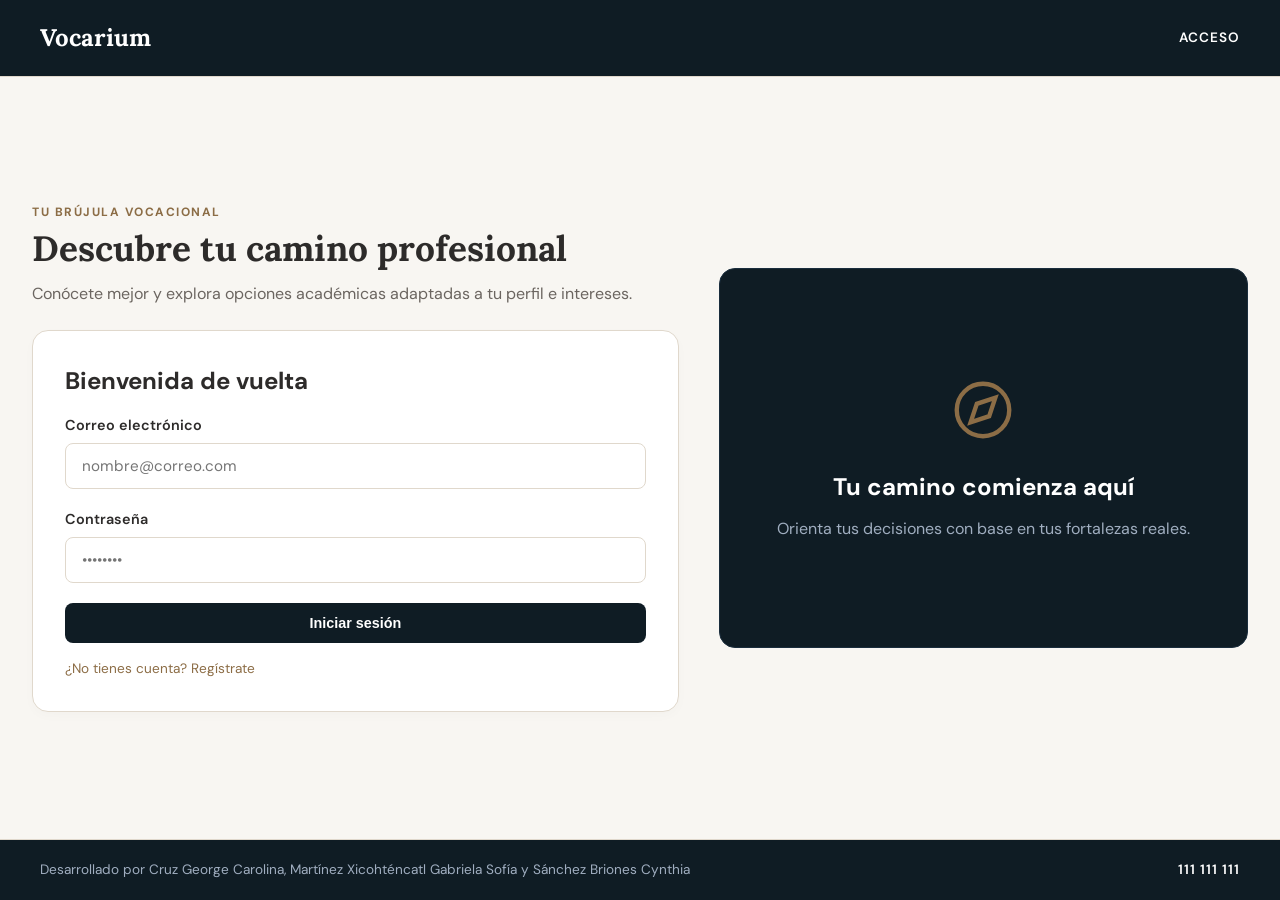
<file: Noindex.html>
<!DOCTYPE html>
<html lang="es">
<head>
    <meta charset="UTF-8">
    <meta name="viewport" content="width=device-width, initial-scale=1.0">
    <title>Vocarium - Tu Brújula Vocacional</title>
    <link rel="preconnect" href="https://fonts.googleapis.com">
    <link rel="preconnect" href="https://fonts.gstatic.com" crossorigin>
    <link href="https://fonts.googleapis.com/css2?family=DM+Sans:wght@400;500;700&family=Lora:wght@500;600;700&display=swap" rel="stylesheet">
    <link rel="stylesheet" href="VocariumCompleto.css">
    <style>
        .btn-option {
            width: 100%;
            padding: 12px 16px;
            background-color: #ffffff;
            border: 1px solid #e2dcd5;
            border-radius: 8px;
            font-size: 0.9rem;
            color: #0f1c24;
            cursor: pointer;
            text-align: left;
            transition: all 0.2s ease;
            outline: none;
        }

        .btn-option:hover {
            border-color: #8c6d46;
            background-color: #faf8f5;
        }

        .btn-option.active {
            border: 2px solid #8c6d46 !important;
            background-color: #f5efe6 !important;
            color: #0f1c24 !important;
            font-weight: bold;
        }

        .options-grid {
            display: grid;
            grid-template-columns: 1fr 1fr;
            gap: 12px;
            margin-top: 12px;
        }

        @media (max-width: 600px) {
            .options-grid {
                grid-template-columns: 1fr;
            }
        }

     
        .form-group-dark {
            margin-bottom: 1rem;
            text-align: left;
        }
        .form-group-dark label {
            display: block;
            font-size: 0.75rem;
            text-transform: uppercase;
            letter-spacing: 1px;
            margin-bottom: 0.35rem;
            color: #cbd5e1;
            font-weight: 600;
        }
        .form-group-dark input, .form-group-dark select {
            width: 100%;
            padding: 0.7rem 0.9rem;
            background-color: rgba(255, 255, 255, 0.07);
            border: 1px solid rgba(255, 255, 255, 0.15);
            border-radius: 8px;
            font-size: 0.9rem;
            color: #ffffff;
            outline: none;
            box-sizing: border-box;
        }
        .form-group-dark select option {
            background-color: #0f1c24;
            color: #ffffff;
        }
        .btn-filter {
            background-color: #8c6d46;
            color: #ffffff;
            border: none;
            width: 100%;
            padding: 0.8rem;
            border-radius: 8px;
            font-size: 0.9rem;
            font-weight: 600;
            cursor: pointer;
            margin-top: 0.5rem;
        }


        .card-dark-investigar {
            background-color: #0f1c24;
            color: #ffffff;
            border-radius: 16px;
            padding: 2rem;
            border: 1px solid #1a2d3d;
        }

        .select-estado-dark {
            width: 100%;
            padding: 0.75rem 1rem;
            background-color: rgba(255, 255, 255, 0.06) !important;
            border: 1px solid rgba(255, 255, 255, 0.2) !important;
            border-radius: 8px;
            color: #ffffff !important;
            font-size: 0.95rem;
            outline: none;
            margin-top: 0.5rem;
            cursor: pointer;
        }

        .select-estado-dark option {
            background-color: #0f1c24 !important;
            color: #ffffff !important;
        }

        .uni-list-dark {
            list-style: none;
            padding: 0;
            margin-top: 1.5rem;
        }

        .uni-list-dark li {
            padding: 0.8rem 0;
            border-bottom: 1px solid rgba(255, 255, 255, 0.1);
            font-size: 0.9rem;
            color: #ffffff;
            display: flex;
            align-items: center;
        }

        .uni-list-dark li::before {
            content: "•";
            color: #ffffff;
            font-weight: bold;
            display: inline-block; 
            width: 1em;
            margin-right: 0.2em;
        }

        .uni-list-dark li:last-child {
            border-bottom: none;
        }
    </style>
</head>
<body>

    <section id="view-auth" class="section-wrapper">
        <header class="header">
            <div class="header-logo">Vocarium</div>
            <div class="header-nav" id="auth-nav-title">ACCESO</div>
        </header>
        <main class="container-centered container-split">
            <div>
                <p class="subtitle">TU BRÚJULA VOCACIONAL</p>
                <h1 class="main-title">Descubre tu camino profesional</h1>
                <p class="description">Conócete mejor y explora opciones académicas adaptadas a tu perfil e intereses.</p>
                
                <div class="card" id="card-login">
                    <h2 style="margin-bottom: 1rem;">Bienvenida de vuelta</h2>
                    <form id="form-login">
                        <div class="form-group">
                            <label for="login-email">Correo electrónico</label>
                            <input type="email" id="login-email" placeholder="nombre@correo.com">
                        </div>
                        <div class="form-group">
                            <label for="login-pass">Contraseña</label>
                            <input type="password" id="login-pass" placeholder="••••••••">
                        </div>
                        <button type="submit" class="btn btn-primary" style="width: 100%;">Iniciar sesión</button>
                    </form>
                    <div class="card-links">
                        <a href="#" id="link-to-register">¿No tienes cuenta? Regístrate</a>
                    </div>
                </div>

                <div class="card hidden" id="card-register">
                    <h2 style="margin-bottom: 1rem;">Crear una cuenta</h2>
                    <form id="form-register">
                        <div class="form-group">
                            <label for="reg-name">Nombre completo</label>
                            <input type="text" id="reg-name" placeholder="Ej. Ana García">
                        </div>
                        <div class="form-group">
                            <label for="reg-email">Correo electrónico</label>
                            <input type="email" id="reg-email" placeholder="nombre@correo.com">
                        </div>
                        <div class="form-group">
                            <label for="reg-pass">Contraseña</label>
                            <input type="password" id="reg-pass" placeholder="Mínimo 6 caracteres">
                        </div>
                        <button type="submit" class="btn btn-primary" style="width: 100%;">Registrarse</button>
                    </form>
                    <div class="card-links">
                        <a href="#" id="link-to-login">¿Ya tienes cuenta? Inicia sesión</a>
                    </div>
                </div>
            </div>

            <div style="background-color: #0f1c24; color: white; border-radius: 16px; padding: 3rem 2rem; text-align: center; display: flex; flex-direction: column; align-items: center; justify-content: center; min-height: 380px; border: 1px solid #1a2d3d;">
                <svg viewBox="0 0 24 24" fill="none" stroke="#8c6d46" stroke-width="1.5" width="70" height="70" style="margin-bottom: 1.5rem;">
                    <circle cx="12" cy="12" r="9"></circle>
                    <polygon points="16.24 7.76 14.12 14.12 7.76 16.24 9.88 9.88 16.24 7.76"></polygon>
                </svg>
                <h3 style="font-family: var(--font-serif); font-size: 1.5rem; margin-bottom: 0.75rem;">Tu camino comienza aquí</h3>
                <p class="description" style="color: #a0aec0; margin-bottom: 0;">Orienta tus decisiones con base en tus fortalezas reales.</p>
            </div>
        </main>
        
        <footer class="footer">
            <div class="footer-credits">Desarrollado por Cruz George Carolina, Martínez Xicohténcatl Gabriela Sofía y Sánchez Briones Cynthia</div>
            <div class="footer-info">111 111 111</div>
        </footer>
    </section>


    <section id="view-dashboard" class="section-wrapper hidden">
        <header class="header">
            <div class="header-logo" id="dash-logo-btn">Vocarium</div>
            <div class="header-nav">MENÚ DE SERVICIOS</div>
        </header>

        <nav class="sub-navbar">
            <button class="nav-item active" data-target="dashboard">Inicio</button>
            <button class="nav-item" data-target="test">Test Vocacional</button>
            <button class="nav-item" data-target="results">Universidades</button>
            <button class="nav-item" data-target="route">Mi Ruta / Simulador</button>
        </nav>

        <main class="container-centered" style="flex-direction: column; align-items: stretch;">
            <div style="text-align: center; margin-bottom: 2rem;">
                <p class="subtitle">BIENVENIDO A VOCARIUM</p>
                <h1 class="main-title">¿Qué te gustaría hacer hoy?</h1>
            </div>
            
            <div class="option-cards">
                <div class="option-card" id="opt-start-test">
                    <div class="card-badge">1</div>
                    <div class="card-info">
                        <h3>Explora y construye tu perfil</h3>
                        <p>Realiza el cuestionario vocacional guiado para identificar tus áreas afines.</p>
                    </div>
                    <div>&rarr;</div>
                </div>

                <div class="option-card" id="opt-universities">
                    <div class="card-badge">2</div>
                    <div class="card-info">
                        <h3>Explora universidades y ofertas públicas</h3>
                        <p>Filtra universidades recomendadas por estado con programas acreditados.</p>
                    </div>
                    <div>&rarr;</div>
                </div>

                <div class="option-card" id="opt-my-route">
                    <div class="card-badge">3</div>
                    <div class="card-info">
                        <h3>Mi Ruta y Calculadora de Admisión</h3>
                        <p>Simula tu puntaje ponderado de admisión a la universidad.</p>
                    </div>
                    <div>&rarr;</div>
                </div>
            </div>
        </main>

        <footer class="footer">
            <div class="footer-credits">Desarrollado por Cruz George Carolina, Martínez Xicohténcatl Gabriela Sofía y Sánchez Briones Cynthia</div>
            <div class="footer-info">111 111 111</div>
        </footer>
    </section>

   
    <section id="view-test" class="section-wrapper hidden">
        <header class="header">
            <div class="header-logo">Vocarium</div>
            <div class="header-nav">TEST VOCACIONAL</div>
        </header>

        <nav class="sub-navbar">
            <button class="nav-item" data-target="dashboard">Inicio</button>
            <button class="nav-item active" data-target="test">Test Vocacional</button>
            <button class="nav-item" data-target="results">Universidades</button>
            <button class="nav-item" data-target="route">Mi Ruta / Simulador</button>
        </nav>

        <main class="container-centered container-split">
            <div>
                <div class="progreso-container" style="margin-bottom: 20px;">
                    <span class="progreso-text" id="step-indicator">Paso 1 de 3</span>
                    <div class="barra-bg" style="height: 6px; background: #e2dcd5; border-radius: 3px; margin-top: 5px;">
                        <div class="barra-fill" id="barra-progreso" style="width: 33%; height: 100%; background: #8c6d46; border-radius: 3px; transition: width 0.3s;"></div>
                    </div>
                </div>

                <form id="form-test" onsubmit="return false;">
                    <div class="test-step" id="step-1">
                        <div class="question-card" style="margin-bottom: 20px; background: #fff; padding: 20px; border-radius: 12px; border: 1px solid #e2dcd5;">
                            <span class="subtitle">PREGUNTA 1 DE 6</span>
                            <h3 style="margin: 10px 0;">¿Qué tipo de actividades disfrutas realizar más en tu tiempo libre?</h3>
                            <div class="options-grid">
                                <button type="button" class="btn-option" data-q="1" data-val="I">Construir o reparar objetos mecánicos/electrónicos</button>
                                <button type="button" class="btn-option" data-q="1" data-val="A">Diseñar contenido visual, escribir o pintar</button>
                                <button type="button" class="btn-option" data-q="1" data-val="S">Aconsejar, colaborar o enseñar a otros</button>
                                <button type="button" class="btn-option" data-q="1" data-val="C">Organizar archivos, datos o esquemas</button>
                            </div>
                        </div>
                        <div class="question-card" style="margin-bottom: 20px; background: #fff; padding: 20px; border-radius: 12px; border: 1px solid #e2dcd5;">
                            <span class="subtitle">PREGUNTA 2 DE 6</span>
                            <h3 style="margin: 10px 0;">¿Cuál de las siguientes áreas despierta mayor curiosidad en ti?</h3>
                            <div class="options-grid">
                                <button type="button" class="btn-option" data-q="2" data-val="I">Ciencia, investigación e informática</button>
                                <button type="button" class="btn-option" data-q="2" data-val="S">Salud, psicología y bien social</button>
                                <button type="button" class="btn-option" data-q="2" data-val="E">Liderazgo, finanzas y emprendimiento</button>
                                <button type="button" class="btn-option" data-q="2" data-val="A">Artes performativas, arquitectura y letras</button>
                            </div>
                        </div>
                    </div>

                    <div class="test-step hidden" id="step-2">
                        <div class="question-card" style="margin-bottom: 20px; background: #fff; padding: 20px; border-radius: 12px; border: 1px solid #e2dcd5;">
                            <span class="subtitle">PREGUNTA 3 DE 6</span>
                            <h3 style="margin: 10px 0;">¿Cuál dirías que es tu mayor fortaleza personal?</h3>
                            <div class="options-grid">
                                <button type="button" class="btn-option" data-q="3" data-val="I">Razonamiento lógico y analítico</button>
                                <button type="button" class="btn-option" data-q="3" data-val="A">Pensamiento creativo e innovación</button>
                                <button type="button" class="btn-option" data-q="3" data-val="S">Empatía y escucha activa</button>
                                <button type="button" class="btn-option" data-q="3" data-val="E">Capacidad de persuasión y negociación</button>
                            </div>
                        </div>
                        <div class="question-card" style="margin-bottom: 20px; background: #fff; padding: 20px; border-radius: 12px; border: 1px solid #e2dcd5;">
                            <span class="subtitle">PREGUNTA 4 DE 6</span>
                            <h3 style="margin: 10px 0;">¿En qué entorno de trabajo te sentirías más cómodo?</h3>
                            <div class="options-grid">
                                <button type="button" class="btn-option" data-q="4" data-val="I">Un laboratorio o centro de cómputo</button>
                                <button type="button" class="btn-option" data-q="4" data-val="S">Trabajo comunitario o en contacto constante con personas</button>
                                <button type="button" class="btn-option" data-q="4" data-val="E">En corporativos, gestionando proyectos u oficinas</button>
                                <button type="button" class="btn-option" data-q="4" data-val="A">Estudio creativo o taller independiente</button>
                            </div>
                        </div>
                    </div>

                    <div class="test-step hidden" id="step-3">
                        <div class="question-card" style="margin-bottom: 20px; background: #fff; padding: 20px; border-radius: 12px; border: 1px solid #e2dcd5;">
                            <span class="subtitle">PREGUNTA 5 DE 6</span>
                            <h3 style="margin: 10px 0;">¿Qué impacto principal deseas generar profesionalmente?</h3>
                            <div class="options-grid">
                                <button type="button" class="btn-option" data-q="5" data-val="I">Desarrollar soluciones tecnológicas avanzadas</button>
                                <button type="button" class="btn-option" data-q="5" data-val="S">Mejorar la calidad de vida de grupos vulnerables</button>
                                <button type="button" class="btn-option" data-q="5" data-val="E">Crear empresas sostenibles y generar empleos</button>
                                <button type="button" class="btn-option" data-q="5" data-val="A">Expresar ideas culturales e inspirar a la sociedad</button>
                            </div>
                        </div>
                        <div class="question-card" style="margin-bottom: 20px; background: #fff; padding: 20px; border-radius: 12px; border: 1px solid #e2dcd5;">
                            <span class="subtitle">PREGUNTA 6 DE 6</span>
                            <h3 style="margin: 10px 0;">¿Qué tipo de proyectos prefieres dirigir o integrar?</h3>
                            <div class="options-grid">
                                <button type="button" class="btn-option" data-q="6" data-val="I">Investigación teórica y desarrollo técnico</button>
                                <button type="button" class="btn-option" data-q="6" data-val="C">Optimización de procesos e inventarios</button>
                                <button type="button" class="btn-option" data-q="6" data-val="E">Estrategias comerciales e iniciativas de mercado</button>
                                <button type="button" class="btn-option" data-q="6" data-val="S">Voluntariado o programas de educación continua</button>
                            </div>
                        </div>
                    </div>

                    <div class="actions-row">
                        <button type="button" class="btn btn-secondary" id="btn-prev-step" style="visibility: hidden;">Anterior</button>
                        <button type="button" class="btn btn-primary" id="btn-next-step">Siguiente &rarr;</button>
                    </div>
                </form>
            </div>

            <div class="results-sidebar" style="background-color: #0f1c24; color: white; border-radius: 16px; padding: 2rem; border: 1px solid #1a2d3d;">
                <span class="subtitle" style="color: #8c6d46;">EXPLORACIÓN GUIADA</span>
                <h3 style="margin-top: 0.5rem; color: #fff;">Cuestionario Vocacional</h3>
                <p class="description" style="color: #cbd5e1;">Responde las preguntas por bloques para ir perfilando las áreas científicas, artísticas, sociales o técnicas que mejor encajan contigo.</p>
            </div>
        </main>

        <footer class="footer">
            <div class="footer-credits">Desarrollado por Cruz George Carolina, Martínez Xicohténcatl Gabriela Sofía y Sánchez Briones Cynthia</div>
            <div class="footer-info">111 111 111</div>
        </footer>
    </section>

    <section id="view-results" class="section-wrapper hidden">
        <header class="header">
            <div class="header-logo" id="res-logo-btn">Vocarium</div>
            <div class="header-nav">RESULTADOS</div>
        </header>

        <nav class="sub-navbar">
            <button class="nav-item" data-target="dashboard">Inicio</button>
            <button class="nav-item" data-target="test">Test Vocacional</button>
            <button class="nav-item active" data-target="results">Universidades</button>
            <button class="nav-item" data-target="route">Mi Ruta / Simulador</button>
        </nav>

      
        <main class="container-centered container-split" id="main-results-layout">
            <div>
                <p class="subtitle">RESULTADOS OBTENIDOS</p>
                <h1 class="main-title" id="res-area-title">Perfil Social y Humanístico</h1>
                <p class="description" id="res-area-desc">Sobresales en la empatía, la enseñanza, la atención médica o la asistencia comunitaria.</p>

                <div class="card" style="margin-bottom: 1.5rem;">
                    <h3>Carrera destacada sugerida</h3>
                    <p style="font-size: 1.3rem; font-weight: 700; color: var(--accent-brown); margin: 0.5rem 0;" id="res-career-title">Psicología / Enfermería / Trabajo Social / Pedagogía</p>
                    <p class="description" id="res-career-compat">Afinidad calculada: 93% de compatibilidad según tus respuestas.</p>
                </div>

                <div class="actions-row">
                    <button type="button" class="btn btn-secondary" id="btn-repeat-test">Repetir Test</button>
                    <button type="button" class="btn btn-primary" id="btn-go-route">Ir a Mi Ruta</button>
                </div>
            </div>

      
            <div class="results-sidebar" style="background-color: #0f1c24; border-radius: 16px; padding: 2rem; border: 1px solid #1a2d3d;">
                <span class="subtitle" style="color: #8c6d46;">UBICACIÓN Y OFERTA</span>
                <h3 style="margin-top: 0.5rem; margin-bottom: 1rem; color: #ffffff;">Búsqueda de Universidades</h3>
                
                <form id="form-filtro-universidades">
                    <div class="form-group-dark">
                        <label for="filtro-modalidad">Modalidad de Estudio</label>
                        <select id="filtro-modalidad" required>
                            <option value="Presencial">Presencial</option>
                            <option value="En línea">En línea</option>
                            <option value="Mixta">Mixta / Híbrida</option>
                        </select>
                    </div>

                    <div class="form-group-dark">
                        <label for="filtro-turno">Turno Escolar</label>
                        <select id="filtro-turno" required>
                            <option value="Matutino">Matutino</option>
                            <option value="Vespertino">Vespertino</option>
                            <option value="Mixto">Mixto / Flexible</option>
                        </select>
                    </div>

                    <div class="form-group-dark">
                        <label for="filtro-presupuesto">Presupuesto Mensual Aprox. ($)</label>
                        <input type="number" id="filtro-presupuesto" placeholder="Ej. 3500" required>
                    </div>

                    <div class="form-group-dark">
                        <label for="filtro-region">Disponibilidad para mudarse / Región</label>
                        <input type="text" id="filtro-region" placeholder="Ej. Tlaxcala, Puebla, CDMX..." required>
                    </div>

                    <button type="submit" class="btn-filter">Buscar Universidades Óptimas</button>
                </form>
            </div>
        </main>

    
        <main class="container-centered container-split hidden" id="view-uni-results-page">
            <div>
                <p class="subtitle">OFERTA ACADÉMICA ENCONTRADA</p>
                <h1 class="main-title">Opciones Académicas Recomendadas</h1>
                <p class="description" id="applied-filters-text" style="margin-bottom: 1.5rem;"></p>

                <div class="actions-row">
                    <button type="button" class="btn btn-secondary" id="btn-back-to-form">← Modificar Filtros</button>
                </div>
            </div>

       
            <div class="card-dark-investigar">
                <span class="subtitle" style="color: #8c6d46; text-transform: uppercase; letter-spacing: 1.5px; font-size: 0.75rem; font-weight: bold;">UBICACIÓN Y OFERTA</span>
                <h2 style="font-family: 'Lora', serif; font-size: 1.6rem; margin-top: 0.4rem; margin-bottom: 1.2rem; font-weight: normal; color: #ffffff;">Universidades para investigar</h2>
                
                <div class="form-group" style="margin-bottom: 0;">
                    <label for="select-estado-investigar" style="color: #ffffff; font-weight: 600; font-size: 0.9rem; display: block; margin-bottom: 0.4rem;">Selecciona tu estado:</label>
                    <select id="select-estado-investigar" class="select-estado-dark">
                        <option value="Aguascalientes">Aguascalientes</option>
                        <option value="Baja California">Baja California</option>
                        <option value="Baja California Sur">Baja California Sur</option>
                        <option value="Campeche">Campeche</option>
                        <option value="Chiapas">Chiapas</option>
                        <option value="Chihuahua">Chihuahua</option>
                        <option value="Ciudad de México">Ciudad de México</option>
                        <option value="Coahuila">Coahuila</option>
                        <option value="Colima">Colima</option>
                        <option value="Durango">Durango</option>
                        <option value="Estado de México">Estado de México</option>
                        <option value="Guanajuato">Guanajuato</option>
                        <option value="Guerrero">Guerrero</option>
                        <option value="Hidalgo">Hidalgo</option>
                        <option value="Jalisco">Jalisco</option>
                        <option value="Michoacán">Michoacán</option>
                        <option value="Morelos">Morelos</option>
                        <option value="Nayarit">Nayarit</option>
                        <option value="Nuevo León">Nuevo León</option>
                        <option value="Oaxaca">Oaxaca</option>
                        <option value="Puebla">Puebla</option>
                        <option value="Querétaro">Querétaro</option>
                        <option value="Quintana Roo">Quintana Roo</option>
                        <option value="San Luis Potosí">San Luis Potosí</option>
                        <option value="Sinaloa">Sinaloa</option>
                        <option value="Sonora">Sonora</option>
                        <option value="Tabasco">Tabasco</option>
                        <option value="Tamaulipas">Tamaulipas</option>
                        <option value="Tlaxcala" selected>Tlaxcala</option>
                        <option value="Veracruz">Veracruz</option>
                        <option value="Yucatán">Yucatán</option>
                        <option value="Zacatecas">Zacatecas</option>
                    </select>
                </div>

                <ul class="uni-list-dark" id="lista-universidades-estado">
               
                </ul>
            </div>
        </main>

        <footer class="footer">
            <div class="footer-credits">Desarrollado por Cruz George Carolina, Martínez Xicohténcatl Gabriela Sofía y Sánchez Briones Cynthia</div>
            <div class="footer-info">111 111 111</div>
        </footer>
    </section>

    <section id="view-route" class="section-wrapper hidden">
        <header class="header">
            <div class="header-logo" id="route-logo-btn">Vocarium</div>
            <div class="header-nav">MI RUTA</div>
        </header>

        <nav class="sub-navbar">
            <button class="nav-item" data-target="dashboard">Inicio</button>
            <button class="nav-item" data-target="test">Test Vocacional</button>
            <button class="nav-item" data-target="results">Universidades</button>
            <button class="nav-item active" data-target="route">Mi Ruta / Simulador</button>
        </nav>

        <main class="container-centered" style="flex-direction: column; align-items: stretch; max-width: 800px;">
            <p class="subtitle">SEGUIMIENTO DE ADMISIÓN</p>
            <h1 class="main-title">Simulador de Puntaje Ponderado</h1>
            <p class="description">Muchas universidades públicas utilizan promedios ponderados para asignar lugares en carreras demandadas. Modifica tus valores para proyectar tu resultado.</p>

            <div class="card">
                <form id="form-calc" novalidate>
                    <div class="form-group">
                        <label for="calc-promedio">Promedio General de Bachillerato (0 - 10):</label>
                        <input type="number" id="calc-promedio" min="0" max="10" step="0.1" value="8.5">
                    </div>
                    <div class="form-group">
                        <label for="calc-examen">Puntaje estimado en Examen de Admisión (0 - 100 pts):</label>
                        <input type="number" id="calc-examen" min="0" max="100" step="1" value="80">
                    </div>
                    <button type="button" class="btn btn-primary" id="btn-calcular">Calcular Puntaje Final</button>
                </form>

                <div class="calc-box">
                    <p class="subtitle">RESULTADO CALCULADO</p>
                    <div class="calc-result" id="calc-output">Puntaje Ponderado: 82.00 / 100</div>
                    <p style="font-size: 0.8rem; color: var(--text-muted); margin-top: 0.5rem;">Fórmula aplicada: (Promedio × 10 × 0.40) + (Examen × 0.60)</p>
                </div>
            </div>
        </main>

        <footer class="footer">
            <div class="footer-credits">Desarrollado por Cruz George Carolina, Martínez Xicohténcatl Gabriela Sofía y Sánchez Briones Cynthia</div>
            <div class="footer-info">111 111 111</div>
        </footer>
    </section>

    <script>
        const formLogin = document.getElementById('form-login');
        const formRegister = document.getElementById('form-register');
        const cardLogin = document.getElementById('card-login');
        const cardRegister = document.getElementById('card-register');
        const linkToRegister = document.getElementById('link-to-register');
        const linkToLogin = document.getElementById('link-to-login');

        const viewAuth = document.getElementById('view-auth');
        const viewDashboard = document.getElementById('view-dashboard');
        const viewTest = document.getElementById('view-test');
        const viewResults = document.getElementById('view-results');
        const viewRoute = document.getElementById('view-route');

        if (linkToRegister) {
            linkToRegister.addEventListener('click', (e) => {
                e.preventDefault();
                cardLogin.classList.add('hidden');
                cardRegister.classList.remove('hidden');
            });
        }

        if (linkToLogin) {
            linkToLogin.addEventListener('click', (e) => {
                e.preventDefault();
                cardRegister.classList.add('hidden');
                cardLogin.classList.remove('hidden');
            });
        }

        function cambiarVista(vista) {
            viewAuth.classList.add('hidden');
            viewDashboard.classList.add('hidden');
            viewTest.classList.add('hidden');
            viewResults.classList.add('hidden');
            viewRoute.classList.add('hidden');
            vista.classList.remove('hidden');
        }

        if (formLogin) {
            formLogin.addEventListener('submit', (e) => {
                e.preventDefault();
                cambiarVista(viewDashboard);
            });
        }

        if (formRegister) {
            formRegister.addEventListener('submit', (e) => {
                e.preventDefault();
                cambiarVista(viewDashboard);
            });
        }

        document.querySelectorAll('.sub-navbar button, .option-card, #dash-logo-btn, #res-logo-btn, #route-logo-btn, #btn-go-route').forEach(el => {
            el.addEventListener('click', function() {
                const target = this.getAttribute('data-target') || this.id;
                if (target === 'dashboard' || target === 'dash-logo-btn') cambiarVista(viewDashboard);
                else if (target === 'test' || target === 'opt-start-test') cambiarVista(viewTest);
                else if (target === 'results' || target === 'opt-universities' || target === 'res-logo-btn') cambiarVista(viewResults);
                else if (target === 'route' || target === 'opt-my-route' || target === 'route-logo-btn' || target === 'btn-go-route') cambiarVista(viewRoute);
            });
        });

        let currentStep = 1;
        const answers = {};
        const stepIndicator = document.getElementById('step-indicator');
        const barraProgreso = document.getElementById('barra-progreso');
        const btnPrev = document.getElementById('btn-prev-step');
        const btnNext = document.getElementById('btn-next-step');

        document.querySelectorAll('.btn-option').forEach(btn => {
            btn.addEventListener('click', function() {
                const q = this.getAttribute('data-q');
                const val = this.getAttribute('data-val');
                document.querySelectorAll(`.btn-option[data-q="${q}"]`).forEach(b => b.classList.remove('active'));
                this.classList.add('active');
                answers[q] = val;
            });
        });

        if (btnNext) {
            btnNext.addEventListener('click', () => {
                if (currentStep < 3) {
                    document.getElementById(`step-${currentStep}`).classList.add('hidden');
                    currentStep++;
                    document.getElementById(`step-${currentStep}`).classList.remove('hidden');
                    updateTestUI();
                } else {
                    calcularResultadoTest();
                    cambiarVista(viewResults);
                }
            });
        }

        if (btnPrev) {
            btnPrev.addEventListener('click', () => {
                if (currentStep > 1) {
                    document.getElementById(`step-${currentStep}`).classList.add('hidden');
                    currentStep--;
                    document.getElementById(`step-${currentStep}`).classList.remove('hidden');
                    updateTestUI();
                }
            });
        }

        function updateTestUI() {
            stepIndicator.textContent = `Paso ${currentStep} de 3`;
            barraProgreso.style.width = `${(currentStep / 3) * 100}%`;
            btnPrev.style.visibility = currentStep === 1 ? 'hidden' : 'visible';
            btnNext.textContent = currentStep === 3 ? 'Ver Resultados' : 'Siguiente →';
        }

        function calcularResultadoTest() {
            const counts = { I:0, A:0, S:0, E:0, C:0 };
            Object.values(answers).forEach(val => { if (counts[val] !== undefined) counts[val]++; });
            
            let maxVal = 'S';
            let maxCount = -1;
            for (const key in counts) {
                if (counts[key] > maxCount) {
                    maxCount = counts[key];
                    maxVal = key;
                }
            }

            const title = document.getElementById('res-area-title');
            const desc = document.getElementById('res-area-desc');
            const career = document.getElementById('res-career-title');

            if (maxVal === 'I') {
                title.textContent = 'Perfil Científico y Tecnológico';
                desc.textContent = 'Destacas en el análisis lógico, la informática y la resolución de problemas técnicos.';
                career.textContent = 'Ingeniería en Sistemas / Ciencia de Datos';
            } else if (maxVal === 'A') {
                title.textContent = 'Perfil Creativo y Expresivo';
                desc.textContent = 'Tienes una fuerte inclinación hacia la innovación visual, la comunicación y el diseño.';
                career.textContent = 'Diseño Digital / Arquitectura';
            } else if (maxVal === 'E') {
                title.textContent = 'Perfil Emprendedor y de Liderazgo';
                desc.textContent = 'Sobresales en la gestión de proyectos, visión estratégica y dirección comercial.';
                career.textContent = 'Comercio Internacional / Administración';
            } else {
                title.textContent = 'Perfil Social y Humanístico';
                desc.textContent = 'Sobresales en la empatía, la enseñanza, la atención médica o la asistencia comunitaria.';
                career.textContent = 'Psicología / Enfermería / Trabajo Social / Pedagogía';
            }
        }

        const btnRepeat = document.getElementById('btn-repeat-test');
        if (btnRepeat) {
            btnRepeat.addEventListener('click', () => {
                currentStep = 1;
                document.querySelectorAll('.test-step').forEach((s, idx) => {
                    if (idx === 0) s.classList.remove('hidden');
                    else s.classList.add('hidden');
                });
                document.querySelectorAll('.btn-option').forEach(b => b.classList.remove('active'));
                updateTestUI();
                cambiarVista(viewTest);
            });
        }

        const btnCalc = document.getElementById('btn-calcular');
        if (btnCalc) {
            btnCalc.addEventListener('click', () => {
                const prom = parseFloat(document.getElementById('calc-promedio').value) || 0;
                const exam = parseFloat(document.getElementById('calc-examen').value) || 0;
                const total = (prom * 10 * 0.40) + (exam * 0.60);
                document.getElementById('calc-output').textContent = `Puntaje Ponderado: ${total.toFixed(2)} / 100`;
            });
        }
       
        const formFiltro = document.getElementById('form-filtro-universidades');
        const mainResultsLayout = document.getElementById('main-results-layout');
        const viewUniResultsPage = document.getElementById('view-uni-results-page');
        const btnBackToForm = document.getElementById('btn-back-to-form');
        const appliedFiltersText = document.getElementById('applied-filters-text');
        const selectEstado = document.getElementById('select-estado-investigar');
        const listaUni = document.getElementById('lista-universidades-estado');

        function actualizarListaUniversidades(estado) {
            let html = '';
            if (estado === 'Tlaxcala') {
                html = `
                    <li>Universidad Autónoma de Tlaxcala (UATx)</li>
                    <li>Universidad Politécnica de Tlaxcala (UPTx)</li>
                    <li>Universidad Tecnológica de Tlaxcala (UTT)</li>
                    <li>Instituto Tecnológico de Apizaco (ITA)</li>
                `;
            } else if (estado === 'Puebla') {
                html = `
                    <li>Benemérita Universidad Autónoma de Puebla (BUAP)</li>
                    <li>Universidad Tecnológica de Puebla (UTP)</li>
                    <li>Instituto Tecnológico de Puebla (ITP)</li>
                    <li>Universidad Politécnica de Puebla (UPP)</li>
                `;
            } else if (estado === 'Ciudad de México') {
                html = `
                    <li>Universidad Nacional Autónoma de México (UNAM)</li>
                    <li>Instituto Politécnico Nacional (IPN)</li>
                    <li>Universidad Autónoma Metropolitana (UAM)</li>
                    <li>Universidad Autónoma de la Ciudad de México (UACM)</li>
                `;
            } else {
                html = `
                    <li>Universidad Autónoma de ${estado}</li>
                    <li>Instituto Tecnológico de ${estado}</li>
                    <li>Universidad Politécnica de ${estado}</li>
                    <li>Universidad Tecnológica de ${estado}</li>
                `;
            }
            listaUni.innerHTML = html;
        }

        if (formFiltro) {
            formFiltro.addEventListener('submit', function(e) {
                e.preventDefault();

                const modalidad = document.getElementById('filtro-modalidad').value;
                const turno = document.getElementById('filtro-turno').value;
                const presupuesto = parseFloat(document.getElementById('filtro-presupuesto').value);
                const region = document.getElementById('filtro-region').value;

                mainResultsLayout.classList.add('hidden');
                viewUniResultsPage.classList.remove('hidden');

                appliedFiltersText.innerHTML = `Filtros aplicados: Modalidad <strong>${modalidad}</strong> | Turno <strong>${turno}</strong> | Presupuesto aproximado: <strong>$${presupuesto} MXN</strong> | Región / Ubicación: <strong>${region}</strong>`;

                const regionTexto = region.toLowerCase();
                for (let i = 0; i < selectEstado.options.length; i++) {
                    if (regionTexto.includes(selectEstado.options[i].value.toLowerCase())) {
                        selectEstado.selectedIndex = i;
                        break;
                    }
                }

                actualizarListaUniversidades(selectEstado.value);
            });
        }

        if (selectEstado) {
            selectEstado.addEventListener('change', function() {
                actualizarListaUniversidades(this.value);
            });
        }

        if (btnBackToForm) {
            btnBackToForm.addEventListener('click', function() {
                viewUniResultsPage.classList.add('hidden');
                mainResultsLayout.classList.remove('hidden');
            });
        }
    </script>
</body>
</html>
</file>
<file: VocariumCompleto.css>
:root {
    --fondo-primario: #f8f6f2;
    --fondo-superficie: #ffffff;
    --fondo-tarjeta: #f2ede4;
    --texto-principal: #2d2b2a;
    --texto-atenuado: #6b6560;
    --acento-marron: #8c6d46;
    --acento-hover: #6e5434;
    --acento-claro: #e8dfd1;
    --color-borde: #e0d8cc;
    --color-error: #d9534f;
    --fuente-sans: 'Inter', 'DM Sans', system-ui, -apple-system, sans-serif;
    --fuente-serif: 'Lora', 'Playfair Display', Georgia, serif;
}

* {
    box-sizing: border-box;
    margin: 0;
    padding: 0;
}

html, body {
    height: 100%;
}

body {
    background-color: var(--fondo-primario);
    color: var(--texto-principal);
    font-family: var(--fuente-sans);
    line-height: 1.5;
    display: flex;
    flex-direction: column;
    min-height: 100vh;
}

.hidden {
    display: none !important;
}

header.header, header.navbar, header.encabezado {
    background-color: #0f1c24;
    border-bottom: 1px solid var(--color-borde);
    padding: 1.25rem 2.5rem;
    display: flex;
    justify-content: space-between;
    align-items: center;
}

.logo, .header-logo {
    font-family: var(--fuente-serif);
    font-size: 1.5rem;
    font-weight: 700;
    color: #ffffff;
    text-decoration: none;
    cursor: pointer;
}

.header-nav, .nav-tag {
    font-size: 0.85rem;
    letter-spacing: 1px;
    font-weight: 600;
    color: #ffffff;
    text-transform: uppercase;
}

.sub-navbar {
    background-color: var(--fondo-superficie);
    border-bottom: 1px solid var(--color-borde);
    display: flex;
    justify-content: center;
    gap: 1rem;
    padding: 0 1rem;
    overflow-x: auto;
    white-space: nowrap;
}

.nav-item {
    background: none;
    border: none;
    padding: 0.85rem 1.25rem;
    font-family: var(--fuente-sans);
    font-size: 0.9rem;
    font-weight: 600;
    color: var(--texto-atenuado);
    cursor: pointer;
    border-bottom: 3px solid transparent;
    transition: all 0.2s ease;
}

.nav-item:hover {
    color: var(--acento-marron);
}

.nav-item.active {
    color: var(--acento-marron);
    border-bottom-color: var(--acento-marron);
}

.section-wrapper {
    flex: 1;
    display: flex;
    flex-direction: column;
}

.container-centered {
    flex: 1;
    display: flex;
    align-items: center;
    justify-content: center;
    max-width: 1280px;
    margin: 0 auto;
    padding: 2.5rem 2rem;
    width: 100%;
}

.container-split {
    display: grid;
    grid-template-columns: 1fr;
    gap: 2.5rem;
    align-items: center;
}

@media (min-width: 900px) {
    .container-split {
        grid-template-columns: 1.1fr 0.9fr;
    }
}

.card {
    background: var(--fondo-superficie);
    border-radius: 16px;
    padding: 2rem;
    border: 1px solid var(--color-borde);
    box-shadow: 0 4px 12px rgba(0,0,0,0.02);
}

.subtitle {
    font-size: 0.75rem;
    letter-spacing: 1.5px;
    color: var(--acento-marron);
    font-weight: 700;
    text-transform: uppercase;
    margin-bottom: 0.4rem;
}

.main-title {
    font-family: var(--fuente-serif);
    font-size: 2.2rem;
    line-height: 1.2;
    margin-bottom: 0.75rem;
}

.description {
    color: var(--texto-atenuado);
    margin-bottom: 1.5rem;
}

.form-group {
    margin-bottom: 1.25rem;
    display: flex;
    flex-direction: column;
    gap: 0.4rem;
}

.form-group label {
    font-size: 0.9rem;
    font-weight: 600;
    color: var(--texto-principal);
}

.form-group input, .form-group select {
    padding: 0.75rem 1rem;
    border: 1px solid var(--color-borde);
    border-radius: 8px;
    font-family: var(--fuente-sans);
    font-size: 0.95rem;
    background-color: var(--fondo-superficie);
    outline: none;
    transition: border-color 0.2s;
}

.form-group input:focus, .form-group select:focus {
    border-color: var(--acento-marron);
}

.btn {
    padding: 0.75rem 1.5rem;
    border-radius: 8px;
    font-weight: 600;
    border: none;
    cursor: pointer;
    transition: background-color 0.2s, transform 0.1s;
    display: inline-flex;
    align-items: center;
    justify-content: center;
    gap: 0.5rem;
    font-size: 0.9rem;
}

.btn-primary {
    background-color: #0f1c24;
    color: white;
}

.btn-primary:hover {
    background-color: #162833;
}

.btn-secondary {
    background-color: var(--fondo-superficie);
    color: var(--texto-principal);
    border: 1px solid var(--color-borde);
}

.btn-secondary:hover {
    background-color: var(--fondo-tarjeta);
}

.card-links {
    margin-top: 1rem;
    display: flex;
    justify-content: space-between;
    font-size: 0.85rem;
}

.card-links a {
    color: var(--acento-marron);
    text-decoration: none;
}

.option-cards {
    display: flex;
    flex-direction: column;
    gap: 1rem;
    max-width: 800px;
    margin: 0 auto;
    width: 100%;
}

.option-card {
    background: var(--fondo-superficie);
    border: 1px solid var(--color-borde);
    border-radius: 12px;
    padding: 1.25rem 1.5rem;
    display: flex;
    align-items: center;
    gap: 1rem;
    cursor: pointer;
    transition: all 0.2s ease;
}

.option-card:hover {
    border-color: var(--acento-marron);
    transform: translateY(-2px);
}

.card-badge {
    background: var(--fondo-tarjeta);
    color: var(--acento-marron);
    width: 36px;
    height: 36px;
    border-radius: 50%;
    display: flex;
    align-items: center;
    justify-content: center;
    font-weight: 700;
}

.card-info {
    flex: 1;
}

.card-info h3 {
    font-size: 1.05rem;
    margin-bottom: 0.2rem;
}

.card-info p {
    font-size: 0.85rem;
    color: var(--texto-atenuado);
}

.progreso-container {
    margin-bottom: 1.5rem;
}

.progreso-text {
    font-size: 0.85rem;
    font-weight: 600;
    color: var(--texto-atenuado);
    display: block;
    margin-bottom: 0.4rem;
}

.barra-bg {
    width: 100%;
    height: 6px;
    background: var(--color-borde);
    border-radius: 3px;
    overflow: hidden;
}

.barra-fill {
    height: 100%;
    background: var(--acento-marron);
    width: 33.33%;
    transition: width 0.3s ease;
}

.question-card {
    background: var(--fondo-superficie);
    border: 1px solid var(--color-borde);
    border-radius: 12px;
    padding: 1.5rem;
    margin-bottom: 1.5rem;
    box-shadow: 0 2px 6px rgba(0,0,0,0.01);
}

.question-card h3 {
    font-size: 1.05rem;
    margin-bottom: 1rem;
}

.options-grid {
    display: grid;
    grid-template-columns: 1fr;
    gap: 0.75rem;
}

@media (min-width: 600px) {
    .options-grid {
        grid-template-columns: 1fr 1fr;
    }
}

.btn-option {
    padding: 0.8rem 1rem;
    background: var(--fondo-superficie);
    border: 1px solid var(--color-borde);
    border-radius: 8px;
    text-align: left;
    cursor: pointer;
    font-size: 0.9rem;
    color: var(--texto-principal);
    transition: all 0.2s;
}

.btn-option:hover {
    border-color: var(--acento-marron);
    background: var(--fondo-tarjeta);
}

.btn-option.selected {
    background: #f4eee3;
    color: var(--texto-principal);
    border-color: var(--acento-marron);
}

.actions-row {
    display: flex;
    justify-content: space-between;
    align-items: center;
    margin-top: 1.5rem;
}

.results-sidebar {
    background-color: #0f1c24;
    color: #ffffff;
    border-radius: 16px;
    padding: 2.5rem 2rem;
    border: 1px solid #1a2d3d;
    box-shadow: 0 4px 12px rgba(0,0,0,0.05);
}

.results-sidebar h3 {
    font-family: var(--fuente-serif);
    color: #ffffff;
    margin-bottom: 0.75rem;
    font-size: 1.35rem;
}

.results-sidebar .subtitle {
    color: #c5a880;
}

.results-sidebar .description {
    color: #a0aec0;
}

.results-sidebar label {
    color: #ffffff !important;
}

.results-sidebar select {
    background-color: #162833;
    color: #ffffff;
    border-color: #2a3f52;
}

.uni-list {
    list-style: none;
    margin-top: 0.75rem;
    max-height: 220px;
    overflow-y: auto;
}

.uni-list li {
    font-size: 0.9rem;
    padding: 0.5rem 0;
    border-bottom: 1px solid #1a2d3d;
    color: #e2e8f0;
}

.calc-box {
    background: var(--fondo-superficie);
    border: 1px solid var(--color-borde);
    border-radius: 8px;
    padding: 1.25rem;
    margin-top: 1rem;
}

.calc-result {
    font-size: 1.25rem;
    font-weight: 700;
    color: var(--acento-marron);
    margin-top: 0.5rem;
}

footer.footer {
    background-color: #0f1c24;
    color: #ffffff;
    padding: 1.25rem 2.5rem;
    display: flex;
    justify-content: space-between;
    align-items: center;
    font-size: 0.85rem;
    border-top: 1px solid var(--color-borde);
    margin-top: auto;
}

.footer-credits {
    color: #a0aec0;
}

.footer-info {
    color: #ffffff;
    font-weight: 600;
    letter-spacing: 1px;
}
</file>
